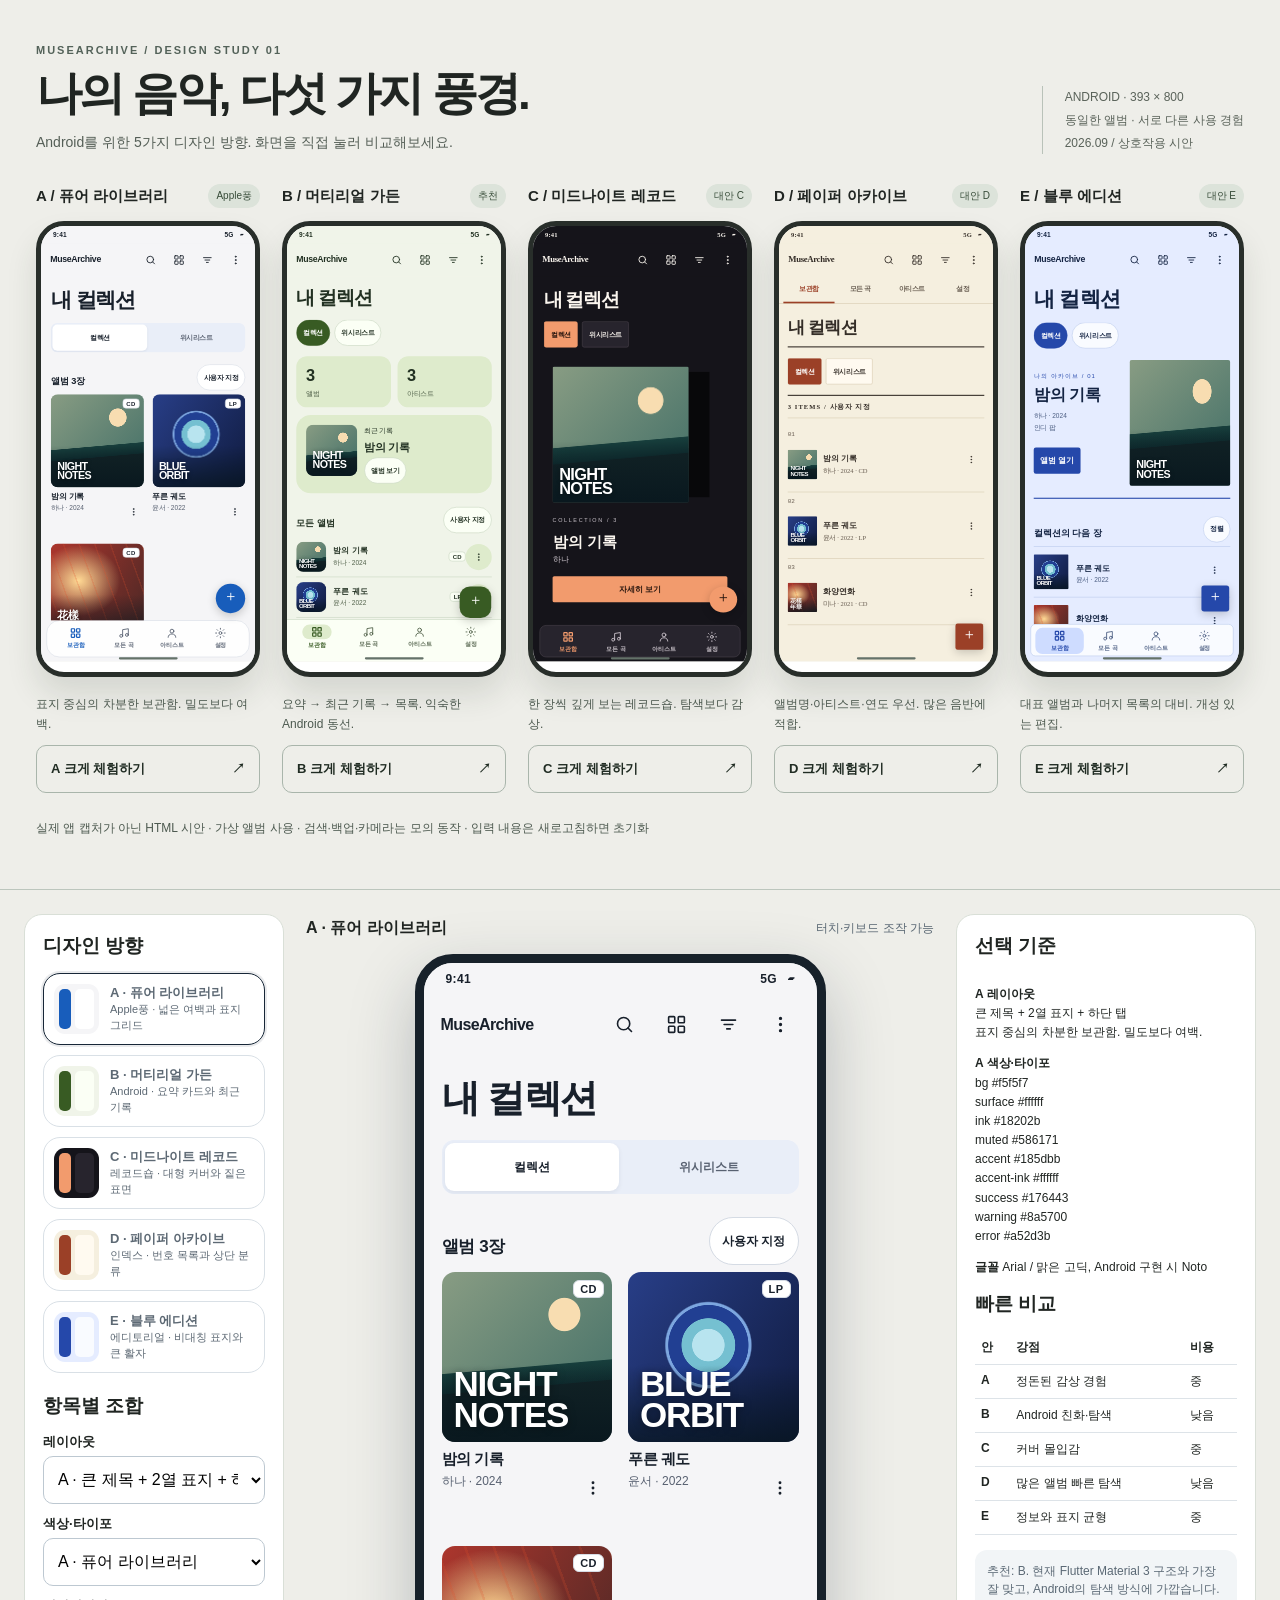
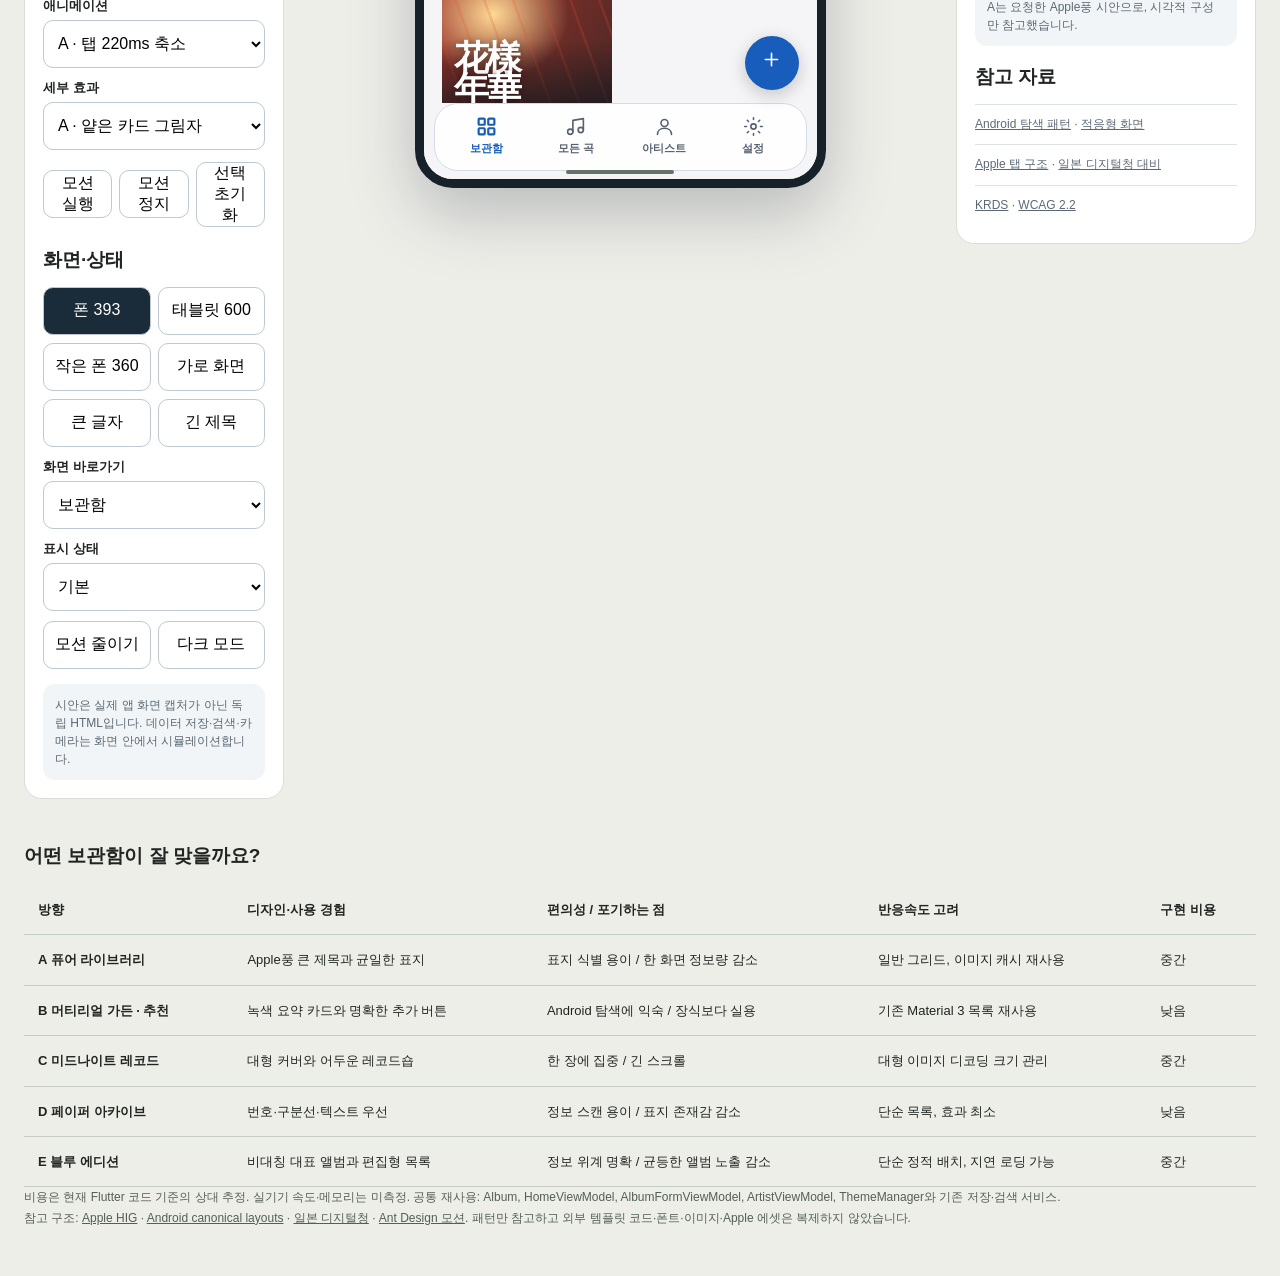
<file: docs/UI/android-designs/index.html>
<!doctype html>
<html lang="ko">
<head>
  <meta charset="utf-8">
  <meta name="viewport" content="width=device-width, initial-scale=1, viewport-fit=cover">
  <title>MuseArchive UI 시안 비교</title>
  <style>
    :root{font-family:Arial,"Noto Sans KR",sans-serif;color:#18212a;background:#edf0f2}
    *{box-sizing:border-box}button,input,select,textarea{font:inherit}button{cursor:pointer}button:disabled{cursor:not-allowed;opacity:.48}button:focus-visible,input:focus-visible,select:focus-visible,textarea:focus-visible{outline:3px solid #3b82f6;outline-offset:2px}h1,h2,h3,p{margin:0}h1{font-size:25px}h2{font-size:19px}h3{font-size:16px}small{font-size:12px}a{color:inherit}
    .workbench{max-width:1500px;margin:auto;padding:24px;display:grid;grid-template-columns:minmax(290px,1fr) minmax(350px,650px) minmax(260px,330px);gap:22px;align-items:start}.panel{background:#fff;border:1px solid #dce2e7;border-radius:22px;padding:18px;box-shadow:0 8px 30px #243b5310}.intro{grid-column:1/-1}.intro p{color:#52606c;margin-top:5px}.panel h2{margin-bottom:14px}.eyebrow{font-size:11px;font-weight:800;letter-spacing:.14em;text-transform:uppercase;color:#52606c}.designs{display:grid;gap:10px}.design-card{width:100%;text-align:left;background:#fff;border:2px solid #d9e0e6;border-radius:17px;padding:10px;display:grid;grid-template-columns:62px 1fr;gap:11px;align-items:center}.design-card[aria-pressed=true]{border-color:#172737;box-shadow:0 0 0 2px #17273718}.swatch{width:62px;height:64px;border-radius:11px;display:grid;grid-template-columns:21px 1fr;gap:4px;padding:7px;overflow:hidden}.swatch i{border-radius:5px;display:block}.design-card strong{display:block;font-size:15px}.design-card span{font-size:12px;color:#5d6974;line-height:1.4}.control-group{margin-top:20px}.control-group label{display:block;font-weight:700;font-size:13px;margin:11px 0 5px}.control-group select,.control-group button{width:100%;min-height:40px;border:1px solid #bdc8d1;border-radius:10px;background:#fff;padding:0 10px}.control-group .row{display:flex;gap:7px}.control-group .row button{flex:1}.control-group .row button[aria-pressed=true]{background:#1a2b3a;color:#fff}.muted{color:#5b6975;font-size:12px;line-height:1.5}.note{padding:12px;border-radius:12px;background:#f2f5f7;margin-top:15px}.preview-area{position:sticky;top:15px}.device-head{display:flex;justify-content:space-between;align-items:center;margin-bottom:10px;gap:10px}.device-head span{font-size:12px;color:#596773}.device{width:min(100%,430px);height:800px;margin:auto;border:9px solid #17212a;border-radius:38px;overflow:hidden;box-shadow:0 25px 65px #1c293740;background:#fff;position:relative}.device.tablet{width:min(100%,640px);height:790px;border-radius:28px}.device::after{content:"";position:absolute;bottom:5px;left:50%;transform:translateX(-50%);width:108px;height:4px;background:#72808a;border-radius:4px;z-index:50;pointer-events:none}.app{--bg:#f8f8f6;--surface:#fff;--ink:#1d2630;--muted:#596571;--accent:#225669;--accent-ink:#fff;--line:#d7dfe3;--soft:#ecf1f2;--success:#176443;--warning:#8a5700;--error:#a52d3b;--radius:16px;--space:16px;--heading:30px;--body:15px;--shadow:none;--motion:180ms;--font:Arial,"Noto Sans KR",sans-serif;height:100%;background:var(--bg);color:var(--ink);font-family:var(--font);font-size:var(--body);position:relative;display:flex;flex-direction:column;overflow:hidden}.app.dark{--bg:#171b20;--surface:#252b31;--ink:#f4f5f6;--muted:#c0c8ce;--accent:#a9d7e0;--accent-ink:#102b31;--line:#48525a;--soft:#323b42;--success:#95dfb7;--warning:#ffd17b;--error:#ffadb5}.app[data-color=B]{--bg:#f6f8ff;--surface:#fff;--ink:#202333;--muted:#5b6074;--accent:#4944a3;--accent-ink:#fff;--line:#d7d8e9;--soft:#ececfa;--success:#175c49;--warning:#865600;--error:#aa2d47}.app[data-color=B].dark{--bg:#171824;--surface:#272839;--ink:#f5f2ff;--muted:#c4c2da;--accent:#c9c4ff;--accent-ink:#211d59;--line:#4b4b65;--soft:#35354b;--success:#9be0c8;--warning:#f8d080;--error:#ffacba}.app[data-color=C]{--bg:#15141a;--surface:#27242d;--ink:#faf5ee;--muted:#cec7ce;--accent:#f29b6d;--accent-ink:#26140d;--line:#4d454e;--soft:#39313b;--success:#a9e6bb;--warning:#ffd18d;--error:#ffa7ae}.app[data-color=C].dark{--bg:#15141a;--surface:#27242d;--ink:#faf5ee;--muted:#cec7ce;--accent:#f29b6d;--accent-ink:#26140d;--line:#4d454e;--soft:#39313b}.app[data-color=C].light{--bg:#fff5ed;--surface:#fffdfa;--ink:#342b30;--muted:#645960;--accent:#a53f2c;--accent-ink:#fff;--line:#e4cfc5;--soft:#f5e4db;--success:#176443;--warning:#865600;--error:#a52d3b}.app[data-color=D]{--bg:#f8f4e9;--surface:#fffdf5;--ink:#2a3131;--muted:#5b6561;--accent:#255e4a;--accent-ink:#fff;--line:#cbd4c7;--soft:#e8eee5;--success:#176443;--warning:#865600;--error:#a52d3b}.app[data-color=D].dark{--bg:#19231f;--surface:#26312b;--ink:#f3f6ef;--muted:#c4cfc4;--accent:#a9dfc0;--accent-ink:#142c1e;--line:#4b6154;--soft:#34463a;--success:#a9dfc0;--warning:#f8d080;--error:#ffadb5}.app[data-color=E]{--bg:#fff8f3;--surface:#fff;--ink:#2b2530;--muted:#685f6b;--accent:#ab315e;--accent-ink:#fff;--line:#e8d7dc;--soft:#f8e6ec;--success:#176443;--warning:#865600;--error:#a52d3b}.app[data-color=E].dark{--bg:#231a22;--surface:#332730;--ink:#fff2f5;--muted:#d3c2cd;--accent:#f5a6c1;--accent-ink:#421b2d;--line:#5b4451;--soft:#44313d;--success:#a9dfc0;--warning:#ffd17b;--error:#ffadb5}.app[data-layout=A]{--radius:18px;--space:18px;--heading:34px;--font:Arial,"Noto Sans KR",sans-serif}.app[data-layout=B]{--radius:25px;--space:17px;--heading:31px}.app[data-layout=C]{--radius:12px;--space:20px;--heading:36px;--font:Georgia,"Noto Serif KR",serif}.app[data-layout=D]{--radius:7px;--space:14px;--heading:28px}.app[data-layout=E]{--radius:20px;--space:16px;--heading:32px}.app[data-effect=A]{--shadow:0 10px 24px #17232e17}.app[data-effect=B]{--shadow:0 5px 17px #433f8823}.app[data-effect=C]{--shadow:0 15px 28px #0005}.app[data-effect=D]{--shadow:none}.app[data-effect=E]{--shadow:6px 7px 0 #ab315e25}.app[data-effect=none]{--shadow:none}.app[data-motion=none],.app.reduce-motion{--motion:0ms}.app *{min-width:0}.app button{min-height:44px;color:inherit}.app .screen{flex:1;overflow:auto;overscroll-behavior:contain}.statusbar{height:25px;flex:none;display:flex;justify-content:space-between;padding:5px 19px 0;font-size:11px;font-weight:700;letter-spacing:.03em}.topbar{flex:none;min-height:53px;display:flex;align-items:center;gap:4px;padding:0 11px;border-bottom:1px solid var(--line);background:var(--bg)}.brand{font-weight:800;letter-spacing:-.04em;font-size:19px;flex:1;padding-left:5px}.icon-btn{width:44px;height:44px;border:0;background:none;border-radius:50%;display:inline-flex;align-items:center;justify-content:center;flex:none}.icon-btn:hover,.icon-btn:focus-visible{background:var(--soft)}svg{width:21px;height:21px;stroke:currentColor;stroke-width:1.85;fill:none;stroke-linecap:round;stroke-linejoin:round}.app .inner{padding:var(--space);padding-bottom:24px}.page-title{font-size:var(--heading);line-height:1.12;letter-spacing:-.045em;font-weight:800;margin:7px 0 15px}.section-title{font-size:18px;font-weight:800;letter-spacing:-.02em;margin:24px 0 12px}.subtle{color:var(--muted)}.row{display:flex;align-items:center;gap:9px}.spread{display:flex;justify-content:space-between;align-items:center;gap:10px}.stack{display:grid;gap:10px}.card{background:var(--surface);border:1px solid var(--line);border-radius:var(--radius);box-shadow:var(--shadow);overflow:hidden}.surface{background:var(--surface);border:1px solid var(--line);border-radius:var(--radius);padding:14px}.pill{min-height:36px;display:inline-flex;align-items:center;justify-content:center;gap:5px;border:1px solid var(--line);background:var(--surface);padding:4px 12px;border-radius:999px;font-size:13px;font-weight:700}.pill.active{background:var(--accent);color:var(--accent-ink);border-color:var(--accent)}.pill-row{display:flex;gap:7px;overflow:auto;scrollbar-width:none;padding-bottom:3px}.pill-row::-webkit-scrollbar{display:none}.action{border:0;background:var(--accent);color:var(--accent-ink)!important;border-radius:13px;padding:0 15px;min-height:46px;font-weight:800}.action.secondary{background:var(--soft);color:var(--ink)!important}.action.outline{border:1px solid var(--line);background:var(--surface);color:var(--ink)!important}.action.danger{background:var(--error);color:#fff!important}.action.full{width:100%}.search{width:100%;min-height:46px;border:1px solid var(--line);border-radius:13px;padding:0 14px;background:var(--surface);color:var(--ink)}.field{display:grid;gap:5px;font-size:13px;font-weight:700}.field input,.field textarea,.field select{border:1px solid var(--line);border-radius:11px;background:var(--surface);color:var(--ink);padding:11px 12px;min-height:44px;width:100%;resize:vertical}.field textarea{min-height:82px}.hint{font-size:12px;line-height:1.45;color:var(--muted)}.error-text{color:var(--error);font-size:12px}.cover{display:flex;align-items:flex-end;justify-content:flex-start;aspect-ratio:1/1;position:relative;overflow:hidden;padding:12px;color:#fff;border-radius:calc(var(--radius) - 4px);font-weight:900;letter-spacing:-.07em;text-align:left;line-height:.9;background:linear-gradient(135deg,#75647b,#1f283b)}.cover::after{content:"";position:absolute;inset:0;background:linear-gradient(180deg,transparent 45%,#0008);pointer-events:none}.cover span{position:relative;z-index:1;font-size:clamp(15px,5vw,35px)}.cover.c1{background:radial-gradient(circle at 70% 25%,#ffdea8 0 11%,transparent 12%),linear-gradient(150deg,#a85463,#30274c 65%,#151c38)}.cover.c2{background:radial-gradient(circle at 50% 40%,#e2bb87 0 21%,#352b41 22% 27%,transparent 28%),linear-gradient(125deg,#153b41,#7f867a)}.cover.c3{background:linear-gradient(145deg,#d29a6c 5%,#a0354d 48%,#522838 49%,#28233d)}.cover.c4{background:radial-gradient(circle at 65% 70%,#ffcda9,transparent 30%),linear-gradient(135deg,#51546d,#171d35)}.album-grid{display:grid;grid-template-columns:repeat(2,minmax(0,1fr));gap:18px 13px}.album-card{border:0;padding:0;background:none;color:var(--ink);text-align:left;width:100%;border-radius:var(--radius);position:relative}.album-card .cover{width:100%}.album-card strong{display:block;margin-top:8px;font-size:15px;line-height:1.25;overflow-wrap:anywhere}.album-card small{display:block;margin-top:3px;color:var(--muted)}.badge{display:inline-flex;align-items:center;border:1px solid var(--line);border-radius:6px;background:var(--surface);color:var(--ink);padding:2px 6px;font:700 11px Arial,sans-serif;letter-spacing:.04em}.album-card .badge{position:absolute;top:8px;right:8px}.album-row{width:100%;min-height:74px;border:0;border-bottom:1px solid var(--line);display:flex;align-items:center;gap:13px;background:none;text-align:left;padding:9px 0;color:var(--ink)}.album-row .cover{width:55px;aspect-ratio:1;flex:none;padding:5px;border-radius:7px}.album-row .cover span{font-size:11px}.album-row strong{display:block;font-size:15px;line-height:1.25}.album-row small{display:block;color:var(--muted);margin-top:4px}.album-row .badge{margin-left:auto}.nav{flex:none;background:var(--surface);border-top:1px solid var(--line);min-height:66px;display:flex;justify-content:space-around;padding:3px 5px 15px}.nav button{border:0;background:none;display:grid;justify-items:center;align-content:center;gap:2px;min-width:60px;font-size:10px;font-weight:700;color:var(--muted)}.nav button.active{color:var(--accent)}.nav button.active svg{stroke-width:2.5}.app[data-layout=A] .nav{background:color-mix(in srgb,var(--surface) 92%,transparent);border-radius:18px 18px 0 0}.app[data-layout=B] .nav button.active svg{background:var(--soft);border-radius:99px;width:42px;height:25px;padding:3px}.app[data-layout=C] .nav{background:var(--surface);margin:0 12px 8px;border:1px solid var(--line);border-radius:999px;min-height:58px;padding-bottom:3px}.app[data-layout=D] .nav{order:-1;border-top:0;border-bottom:1px solid var(--line);min-height:48px;padding:0}.app[data-layout=D] .nav button{display:block;font-size:12px;min-width:auto;border-bottom:3px solid transparent}.app[data-layout=D] .nav button.active{border-bottom-color:var(--accent)}.app[data-layout=D] .nav svg{display:none}.app[data-layout=E] .nav{margin:0 13px 8px;border:1px solid var(--line);border-radius:18px;min-height:58px;padding-bottom:3px}.app[data-layout=E] .nav button.active{background:var(--soft);border-radius:13px}.floating-add{position:absolute;bottom:80px;right:18px;z-index:3;box-shadow:0 5px 18px #0003}.app[data-layout=D] .floating-add{bottom:19px}.app[data-layout=B] .floating-add{border-radius:18px}.app[data-layout=C] .floating-add{border-radius:50%}.feature{position:relative;display:grid;grid-template-columns:105px 1fr;gap:13px;padding:12px;background:var(--soft);border-radius:var(--radius);margin-bottom:18px}.feature .cover{width:105px}.feature h3{font-size:20px;letter-spacing:-.03em;margin:4px 0}.stats{display:flex;gap:8px;margin-bottom:14px}.stat{background:var(--surface);border:1px solid var(--line);border-radius:var(--radius);padding:13px;flex:1}.stat strong{font-size:23px;display:block}.stat small{color:var(--muted)}.hero-vinyl{position:relative;padding:18px;background:var(--surface);border-radius:var(--radius);border:1px solid var(--line);margin-bottom:16px;box-shadow:var(--shadow)}.hero-vinyl .cover{width:78%;margin:0 auto 16px;box-shadow:15px 10px 0 #0008}.hero-vinyl .cover span{font-size:30px}.hero-vinyl h3{font-size:24px}.archive-head{border-top:2px solid var(--ink);border-bottom:1px solid var(--line);padding:11px 0;margin:14px 0;font-size:12px;font-weight:700;letter-spacing:.06em}.archive-list .album-row{min-height:68px}.archive-list .album-row .cover{width:44px}.archive-index{position:absolute;right:5px;top:45%;font-size:10px;line-height:1.6;color:var(--accent);font-weight:800}.app[data-layout=D] .album-row{padding-right:17px}.editorial-list{display:grid;grid-template-columns:1fr 1fr;gap:10px}.editorial-list .album-row{display:block;background:var(--surface);padding:9px;border:1px solid var(--line);border-radius:var(--radius);min-height:unset;box-shadow:var(--shadow)}.editorial-list .album-row .cover{width:100%;aspect-ratio:1}.editorial-list .album-row strong{margin-top:8px}.editorial-list .album-row .badge{margin:7px 0 0}.sheet-backdrop{position:absolute;inset:0;background:#0008;z-index:20;display:flex;align-items:flex-end}.sheet{background:var(--surface);color:var(--ink);border-radius:22px 22px 0 0;padding:15px 17px 25px;width:100%;max-height:88%;overflow:auto}.handle{height:4px;width:37px;border-radius:4px;background:var(--muted);margin:0 auto 17px;opacity:.45}.sheet h3{font-size:20px;margin-bottom:12px}.sheet-item{width:100%;border:0;border-bottom:1px solid var(--line);background:none;text-align:left;display:flex;gap:11px;align-items:center;padding:10px 4px}.dialog-backdrop{position:absolute;inset:0;background:#0009;z-index:21;display:flex;align-items:center;justify-content:center;padding:19px}.dialog{background:var(--surface);color:var(--ink);width:100%;max-height:86%;overflow:auto;border-radius:19px;padding:20px;box-shadow:0 20px 50px #0004}.dialog h3{font-size:20px;margin-bottom:12px}.dialog p{line-height:1.45}.dialog-actions{display:flex;justify-content:flex-end;gap:8px;margin-top:18px}.toast{position:absolute;bottom:79px;left:12px;right:12px;z-index:25;background:var(--ink);color:var(--bg);border-radius:13px;min-height:49px;padding:9px 13px;display:flex;justify-content:space-between;align-items:center;gap:8px;font-size:13px}.toast button{border:0;background:none;color:var(--bg);font-weight:800}.state-card{border:1px dashed var(--line);background:var(--surface);border-radius:var(--radius);padding:22px;text-align:center;min-height:210px;display:grid;align-content:center;justify-items:center;gap:11px}.state-card h3{font-size:19px}.state-card p{font-size:13px;line-height:1.45;color:var(--muted)}.track-row{display:flex;gap:13px;padding:13px 0;border-bottom:1px solid var(--line);align-items:center;min-height:48px}.track-row button{border:0;background:none;text-align:left;flex:1}.track-row small{color:var(--muted)}.detail-cover{width:100%;max-width:260px;margin:auto}.detail-cover .cover{width:100%;box-shadow:var(--shadow)}.detail-title{text-align:center;margin:18px 0}.detail-title h2{font-size:27px;letter-spacing:-.04em}.detail-title button{background:none;border:0;color:var(--accent);font-weight:800;text-decoration:underline}.meta-grid{display:grid;grid-template-columns:90px 1fr;gap:11px;padding:15px}.meta-grid span:nth-child(odd){color:var(--muted);font-size:13px}.settings-section{margin-bottom:23px}.settings-section h3{margin-bottom:9px}.setting-row{display:flex;justify-content:space-between;align-items:center;gap:8px;border-bottom:1px solid var(--line);padding:12px 0}.setting-row:last-child{border-bottom:0}.toggle{width:50px;min-height:28px!important;height:29px;border:0;border-radius:20px;background:var(--line);padding:3px;flex:none}.toggle::before{content:"";display:block;background:#fff;width:23px;height:23px;border-radius:50%;transition:transform var(--motion)}.toggle[aria-checked=true]{background:var(--accent)}.toggle[aria-checked=true]::before{transform:translateX(21px)}.scan-box{height:250px;border:2px solid #fff;border-radius:18px;width:78%;margin:65px auto 22px;box-shadow:0 0 0 150px #0005;position:relative}.scan-screen{background:#202329;color:#fff;min-height:100%;padding:15px;text-align:center}.source{font-size:12px;line-height:1.45;color:#5c6975;padding:11px 0;border-top:1px solid #dce2e7}.comparison{width:100%;border-collapse:collapse;font-size:12px}.comparison th,.comparison td{padding:8px 6px;border-bottom:1px solid #dde3e8;text-align:left;vertical-align:top}.comparison th{white-space:nowrap}.specs{max-height:300px;overflow:auto}.specs p{margin:8px 0;line-height:1.48;font-size:12px}.specs strong{font-weight:800}.app[data-motion=A] .cover{transition:transform 220ms ease-out}.app[data-motion=A] .album-card:active .cover,.app[data-motion=A] .album-row:active .cover{transform:scale(.97)}.app[data-motion=B] .cover{transition:transform 200ms cubic-bezier(.2,0,0,1)}.app[data-motion=B] .album-card:active .cover{transform:scale(.95) rotate(-2deg)}.app[data-motion=C] .cover{transition:transform 260ms ease}.app[data-motion=C] .album-card:active .cover{transform:scale(1.025)}.app[data-motion=D] .album-row{transition:background 100ms}.app[data-motion=D] .album-row:active{background:var(--soft)}.app[data-motion=E] .card,.app[data-motion=E] .album-row{transition:transform 180ms ease}.app[data-motion=E] .album-card:active,.app[data-motion=E] .album-row:active{transform:translateY(-3px)}.app.reduce-motion *, .app[data-motion=none] *{animation:none!important;transition:none!important;scroll-behavior:auto!important}
    @media(max-width:1120px){.workbench{grid-template-columns:minmax(280px,1fr) minmax(350px,600px)}.right-panel{grid-column:1/-1}.preview-area{position:static}}@media(max-width:720px){.workbench{display:block;padding:10px}.panel{margin-bottom:12px;padding:13px}.device{width:100%;height:min(780px,83vh);border-width:6px;border-radius:28px}.device.tablet{width:100%;height:75vh}.preview-area{margin-bottom:12px}.designs{grid-template-columns:repeat(2,minmax(0,1fr))}.design-card{grid-template-columns:40px 1fr}.swatch{width:40px}.design-card span{display:none}}@media(min-width:500px){.device.tablet .album-grid{grid-template-columns:repeat(3,1fr)}.device.tablet .editorial-list{grid-template-columns:repeat(3,1fr)}.device.tablet .app[data-layout=C] .hero-vinyl{display:grid;grid-template-columns:180px 1fr;gap:20px;align-items:center}.device.tablet .app[data-layout=C] .hero-vinyl .cover{width:180px;margin:0}.device.tablet .app[data-layout=D] .nav{justify-content:flex-start}.device.tablet .app[data-layout=D] .nav button{padding:0 17px}}
  </style>
  <style>
    .album-unit,.album-row-wrap{position:relative}.album-unit .album-card{padding-bottom:44px}.album-unit .menu-btn{position:absolute;right:0;bottom:0}.album-row-wrap .album-row{padding-right:48px}.album-row-wrap .menu-btn{position:absolute;right:0;top:13px}.album-unit .menu-btn,.album-row-wrap .menu-btn{width:44px;height:44px;border:0;border-radius:50%;background:var(--soft);display:grid;place-items:center;color:var(--ink)}.album-unit .menu-btn svg,.album-row-wrap .menu-btn svg{width:18px;height:18px}.album-unit .menu-btn:focus-visible,.album-row-wrap .menu-btn:focus-visible{outline:3px solid var(--accent)}.app .pill{min-height:44px}.app .toggle{min-height:44px!important;height:44px;width:52px;border-radius:25px}.app .toggle::before{margin-top:7px}.app[data-layout=E] .album-row-wrap .menu-btn{top:auto;bottom:5px;right:5px}.app[data-layout=D] .statusbar{order:-3}.app[data-layout=D] .topbar{order:-2}.app[data-layout=D] .nav{order:-1}.app[data-layout=D] .screen{order:0}.app[data-layout=D] .archive-index,.app[data-layout=D] .album-row .badge{display:none}.app[data-color=C].light{--success:#176443;--warning:#865600;--error:#a52d3b}.app[data-layout=C] .hero-vinyl+.spread .pill{display:none}.surface.row .cover{width:44px;flex:none;aspect-ratio:1;padding:4px}.surface.row .cover span{font-size:10px}.sr-only{position:absolute;width:1px;height:1px;padding:0;margin:-1px;overflow:hidden;clip:rect(0,0,0,0);white-space:nowrap;border:0}
  </style>
<link rel="stylesheet" href="android.css"></head>
<body>
<main class="workbench">
  <header class="panel intro"><div class="eyebrow">Android용 인터랙티브 프로토타입</div><h1>MuseArchive 디자인 시안 5개</h1><p>더미 데이터로 모든 주요 화면을 탐색하고, 레이아웃·색상·모션·효과를 따로 조합할 수 있습니다.</p></header>
  <aside class="panel"><h2>디자인 방향</h2><div id="designs" class="designs"></div><div class="control-group"><h2>항목별 조합</h2><label for="layout-choice">레이아웃</label><select id="layout-choice"></select><label for="color-choice">색상·타이포</label><select id="color-choice"></select><label for="motion-choice">애니메이션</label><select id="motion-choice"></select><label for="effect-choice">세부 효과</label><select id="effect-choice"></select><div class="row" style="margin-top:12px"><button id="motion-demo" type="button">모션 실행</button><button id="reset-design" type="button">선택 초기화</button></div></div><div class="control-group"><h2>화면·상태</h2><div class="row"><button id="phone-size" aria-pressed="true" type="button">폰 393</button><button id="tablet-size" aria-pressed="false" type="button">태블릿 600</button></div><label for="state-choice">표시 상태</label><select id="state-choice"><option value="success">기본</option><option value="loading">로딩</option><option value="empty">빈 화면</option><option value="error">오류</option><option value="disabled">비활성</option></select><div class="row" style="margin-top:10px"><button id="reduce-motion" aria-pressed="false" type="button">모션 줄이기</button><button id="dark-mode" aria-pressed="false" type="button">다크 모드</button></div></div><p class="note muted">시안은 실제 앱 화면 캡처가 아닌 독립 HTML입니다. 데이터 저장·검색·카메라는 화면 안에서 시뮬레이션합니다.</p></aside>
  <section class="preview-area"><div class="device-head"><strong id="preview-title">A · 클린 에디토리얼</strong><span>터치·키보드 조작 가능</span></div><div id="device" class="device"><div id="app" class="app"></div></div></section>
  <aside class="panel right-panel"><h2>선택 기준</h2><div id="specs" class="specs"></div><h2 style="margin-top:18px">빠른 비교</h2><table class="comparison"><thead><tr><th>안</th><th>강점</th><th>비용</th></tr></thead><tbody><tr><th>A</th><td>정돈된 감상 경험</td><td>중</td></tr><tr><th>B</th><td>Android 친화·탐색</td><td>낮음</td></tr><tr><th>C</th><td>커버 몰입감</td><td>중</td></tr><tr><th>D</th><td>많은 앨범 빠른 탐색</td><td>낮음</td></tr><tr><th>E</th><td>정보와 표지 균형</td><td>중</td></tr></tbody></table><p class="note muted">추천: B. 현재 Flutter Material 3 구조와 가장 잘 맞고, Android의 탐색 방식에 가깝습니다. A는 요청한 Apple풍 시안으로, 시각적 구성만 참고했습니다.</p><div id="sources" style="margin-top:18px"></div></aside>
</main>
<script>
const designs={
 A:{name:'클린 에디토리얼',desc:'Apple풍 여백·큰 제목·유리감 없는 절제된 바',bg:'#f8f8f6',surface:'#ffffff',accent:'#225669',layout:'표지 중심 2열',motion:'탭 220ms 축소',effect:'얕은 카드 그림자',source:'Apple HIG의 정보 계층과 탭 배치에서 착안. Apple 에셋 미사용.'},
 B:{name:'머티리얼 익스프레시브',desc:'Android 카드·요약·명확한 추가 동작',bg:'#f6f8ff',surface:'#ffffff',accent:'#4944a3',layout:'요약 + 최근 항목 목록',motion:'카드 200ms 탄성',effect:'부드러운 상승 그림자',source:'Android Material 3의 적응형 탐색과 카드 구성.'},
 C:{name:'비닐 갤러리',desc:'어두운 전시 공간·큰 커버·연속 감상',bg:'#15141a',surface:'#27242d',accent:'#f29b6d',layout:'대표 커버 + 세로 목록',motion:'커버 260ms 확대',effect:'깊은 커버 그림자',source:'음악 컬렉션의 표지를 주인공으로 한 자체 구성.'},
 D:{name:'아카이브 인덱스',desc:'일본식 편집 정보 밀도·빠른 목록 탐색',bg:'#f8f4e9',surface:'#fffdf5',accent:'#255e4a',layout:'분류 탭 + 조밀한 목록',motion:'행 100ms 강조',effect:'선과 구획만 사용',source:'일본 디지털청의 명확한 정보 구조와 색 대비 원칙.'},
 E:{name:'컬렉터 보드',desc:'따뜻한 색·표지와 메타데이터 동시 노출',bg:'#fff8f3',surface:'#ffffff',accent:'#ab315e',layout:'통계 + 2열 카드 보드',motion:'카드 180ms 상승',effect:'오프셋 그림자',source:'KRDS의 한국어 UI 명확성, 수집 보드 자체 구성.'}
};
const albums=[
 {id:1,title:'밤의 기록',titleKr:'밤의 기록',artist:'하나',year:'2024',format:'CD',genre:'인디 팝',label:'새벽 레코드',catalog:'SR-014',style:'드림 팝',description:'늦은 밤의 풍경을 담은 세 곡의 기록.',cover:'c1',coverText:'NIGHT\nNOTES',wishlist:false,limited:true,tracks:['첫 빛','밤의 끝','다시, 아침']},
 {id:2,title:'Blue Orbit',titleKr:'푸른 궤도',artist:'윤서',year:'2022',format:'LP',genre:'일렉트로닉',label:'Orbit Works',catalog:'OW-021',style:'앰비언트',description:'느린 리듬과 넓은 공간감의 앨범.',cover:'c2',coverText:'BLUE\nORBIT',wishlist:false,limited:false,tracks:['Circle','Blue Room','Return']},
 {id:3,title:'화양연화',titleKr:'화양연화',artist:'미나',year:'2021',format:'CD',genre:'재즈',label:'모노 스튜디오',catalog:'MS-008',style:'보컬 재즈',description:'도시의 오래된 장면을 노래하다.',cover:'c3',coverText:'花樣\n年華',wishlist:false,limited:false,tracks:['서문','느린 거리','여름의 밤']},
 {id:4,title:'Afterglow',titleKr:'잔광',artist:'하나',year:'2025',format:'디지털',genre:'팝',label:'새벽 레코드',catalog:'SR-026',style:'신스 팝',description:'다음 계절에 듣고 싶은 음악.',cover:'c4',coverText:'AFTER\nGLOW',wishlist:true,limited:false,tracks:['Glow','Tomorrow']}
];
const icons={back:'<path d="m15 18-6-6 6-6"/>',search:'<circle cx="11" cy="11" r="7"/><path d="m20 20-4-4"/>',plus:'<path d="M12 5v14M5 12h14"/>',more:'<circle cx="12" cy="5" r="1"/><circle cx="12" cy="12" r="1"/><circle cx="12" cy="19" r="1"/>',grid:'<rect x="3" y="3" width="7" height="7" rx="1"/><rect x="14" y="3" width="7" height="7" rx="1"/><rect x="3" y="14" width="7" height="7" rx="1"/><rect x="14" y="14" width="7" height="7" rx="1"/>',list:'<path d="M8 6h13M8 12h13M8 18h13"/><circle cx="4" cy="6" r="1"/><circle cx="4" cy="12" r="1"/><circle cx="4" cy="18" r="1"/>',music:'<path d="M9 18V5l12-2v13"/><circle cx="6" cy="18" r="3"/><circle cx="18" cy="16" r="3"/>',person:'<circle cx="12" cy="8" r="4"/><path d="M4 21c0-4 3-7 8-7s8 3 8 7"/>',settings:'<circle cx="12" cy="12" r="3"/><path d="M12 2v2m0 16v2M4.9 4.9l1.4 1.4m11.4 11.4 1.4 1.4M2 12h2m16 0h2M4.9 19.1l1.4-1.4M17.7 6.3l1.4-1.4"/>',heart:'<path d="M20.8 8.6c0 4-8.8 10.2-8.8 10.2S3.2 12.6 3.2 8.6a4.5 4.5 0 0 1 8.8-1.2 4.5 4.5 0 0 1 8.8 1.2Z"/>',sort:'<path d="M4 7h16M7 12h10M10 17h4"/>',scan:'<path d="M4 8V4h4m8 0h4v4M4 16v4h4m8 0h4v-4M7 12h10"/>',edit:'<path d="m4 20 4-.8L19 8l-3-3L5 16zM14.5 6.5l3 3"/>',trash:'<path d="M4 7h16M9 7V4h6v3m3 0-1 13H7L6 7M10 11v6m4-6v6"/>',check:'<path d="m4 12 5 5L20 6"/>',close:'<path d="M5 5l14 14M19 5 5 19"/>',camera:'<rect x="3" y="6" width="18" height="14" rx="2"/><circle cx="12" cy="13" r="3"/><path d="M8 6l1-2h6l1 2"/>'};
const icon=n=>`<svg viewBox="0 0 24 24" aria-hidden="true">${icons[n]||icons.more}</svg>`;
const esc=s=>String(s??'').replace(/[&<>"']/g,c=>({'&':'&amp;','<':'&lt;','>':'&gt;','"':'&quot;',"'":'&#39;'}[c]));
const state={design:'A',layout:'A',color:'A',motion:'A',effect:'A',size:'phone',display:'success',reduce:false,dark:false,route:'home',section:'collection',search:'',searchOpen:false,sort:'custom',view:'grid',reorder:false,selected:1,sheet:null,dialog:null,toast:null,focusReturn:null,settings:{discogs:'',clientId:'',secret:''},settingsDraft:null,form:{title:'',titleKr:'',artist:'',catalog:'',description:'',date:'',link:'',label:'',format:'',genre:'',style:'',limited:false,special:false,wishlist:false,tracks:[]},saving:false,scanTorch:false,scanCamera:'후면',songsGroup:true,artist:'하나',artistSort:'desc',apiQuery:'',lastDeleted:null};
let toastTimer,saveTimer;
function setDesign(k){state.design=k;state.layout=k;state.color=k;state.motion=k;state.effect=k;state.dark=k==='C';state.lightC=false;syncControls();render()}
function syncControls(){for(const k of ['layout','color','motion','effect'])document.getElementById(k+'-choice').value=state[k];document.getElementById('state-choice').value=state.display;document.getElementById('device').classList.toggle('tablet',state.size==='tablet');document.getElementById('phone-size').setAttribute('aria-pressed',state.size==='phone');document.getElementById('tablet-size').setAttribute('aria-pressed',state.size==='tablet');document.getElementById('reduce-motion').setAttribute('aria-pressed',state.reduce);document.getElementById('dark-mode').setAttribute('aria-pressed',state.dark);document.getElementById('preview-title').textContent=`${state.design} · ${designs[state.design].name}`;document.getElementById('designs').innerHTML=Object.entries(designs).map(([k,d])=>`<button class="design-card" type="button" data-design="${k}" aria-pressed="${state.design===k}"><span class="swatch" style="background:${d.bg}"><i style="background:${d.accent}"></i><i style="background:${d.surface}"></i></span><span><strong>${k} · ${d.name}</strong><span>${d.desc}</span></span></button>`).join('');renderSpecs()}
function renderSpecs(){let d=designs[state.design];document.getElementById('specs').innerHTML=`<div class="eyebrow">${state.design} 시안</div><p><strong>구조</strong> ${d.layout}. 보관함·위시리스트·곡·아티스트·설정 동일 기능.</p><p><strong>색상</strong> 배경 ${d.bg}, 표면 ${d.surface}, 강조 ${d.accent}. 본문·상태색·다크 모드는 화면에서 확인.</p><p><strong>타이포</strong> ${state.layout==='C'?'제목 Georgia, 본문 시스템 글꼴':'시스템 한국어 대체 글꼴'}, 제목 ${state.layout==='C'?36:state.layout==='A'?34:state.layout==='D'?28:32}px/800, 본문 15px/400/1.45, 버튼 14px/800. 자간 제목 -0.045em.</p><p><strong>간격</strong> 기본 ${state.layout==='C'?20:state.layout==='D'?14:16}px, 컨트롤 높이 44~46px, 탭 44px 이상. 라운드 ${state.layout==='D'?7:state.layout==='B'?25:18}px.</p><p><strong>모션</strong> ${designs[state.motion]?.motion||'없음'}; 모션 줄이기에서 제거.</p><p><strong>효과</strong> ${designs[state.effect]?.effect||'없음'}. 선택·포커스·비활성 상태 표시.</p><p><strong>구현</strong> ${state.design==='B'||state.design==='D'?'낮음':'중간'}; 기존 Flutter Material 3 화면과 데이터 흐름 재사용. ${state.design==='C'?'큰 커버 이미지 메모리 점검 필요.':'추가 의존성 불필요.'}</p><p><strong>참고</strong> ${d.source}</p>`}
function nav(){let items=[['home','보관함','grid'],['songs','모든 곡','music'],['artists','아티스트','person'],['settings','설정','settings']];return `<nav class="nav" aria-label="주요 화면">${items.map(([r,t,i])=>`<button type="button" data-route="${r}" class="${state.route===r?'active':''}" aria-current="${state.route===r?'page':'false'}">${icon(i)}<span>${t}</span></button>`).join('')}</nav>`}
function topbar(title,back=false,actions=''){return `<header class="topbar">${back?`<button class="icon-btn" data-action="back" aria-label="뒤로">${icon('back')}</button>`:''}<strong class="brand">${esc(title)}</strong>${actions}</header>`}
function iconButton(action,label,n){return `<button class="icon-btn" type="button" data-action="${action}" aria-label="${label}" title="${label}">${icon(n)}</button>`}
function cover(a){return `<div class="cover ${a.cover}" aria-hidden="true"><span>${esc(a.coverText).replace(/\n/g,'<br>')}</span></div>`}
function badge(a){return `<span class="badge">${esc(a.format)}</span>`}
function card(a){return `<div class="album-unit"><button class="album-card" type="button" data-album="${a.id}" aria-label="${esc(a.titleKr)}, ${esc(a.artist)}, ${esc(a.format)}${a.wishlist?', 위시리스트':''}">${cover(a)}${badge(a)}<strong>${esc(a.titleKr)}</strong><small>${esc(a.artist)} · ${esc(a.year)}</small></button><button class="menu-btn" type="button" data-album-menu="${a.id}" aria-label="${esc(a.titleKr)} 옵션">${icon('more')}</button></div>`}
function row(a){return `<div class="album-row-wrap"><button class="album-row" type="button" data-album="${a.id}" aria-label="${esc(a.titleKr)}, ${esc(a.artist)}, ${esc(a.format)}">${cover(a)}<span style="flex:1"><strong>${esc(a.titleKr)}</strong><small>${esc(a.artist)} · ${esc(a.year)}${state.layout==='D'?' · '+esc(a.format):''}</small></span>${badge(a)}</button><button class="menu-btn" type="button" data-album-menu="${a.id}" aria-label="${esc(a.titleKr)} 옵션">${icon('more')}</button></div>`}
function stateBlock(){const kind=state.display;const data={loading:['불러오는 중','앨범 정보를 확인하고 있습니다.','취소'],empty:['아직 앨범이 없습니다','첫 앨범을 추가해보세요.','앨범 추가'],error:['목록을 불러오지 못했습니다','연결 상태를 확인하고 다시 시도하세요.','다시 시도'],disabled:['작업을 진행할 수 없습니다','필수 정보가 입력되면 사용할 수 있습니다.','기본 상태로']};let x=data[kind];return `<div class="state-card"><h3>${x[0]}</h3><p>${x[1]}</p><button class="action" data-action="state-cta" ${kind==='loading'?'':'type="button"'}>${x[2]}</button></div>`}
function filteredAlbums(){let arr=albums.filter(a=>state.section==='wishlist'?a.wishlist:!a.wishlist);if(state.search.trim()){let q=state.search.trim().toLowerCase();arr=arr.filter(a=>[a.title,a.titleKr,a.artist,a.genre,...a.tracks].some(v=>String(v).toLowerCase().includes(q)))}if(state.sort==='artist')arr.sort((a,b)=>a.artist.localeCompare(b.artist,'ko'));if(state.sort==='title')arr.sort((a,b)=>a.titleKr.localeCompare(b.titleKr,'ko'));if(state.sort==='new')arr.sort((a,b)=>b.year.localeCompare(a.year));if(state.sort==='old')arr.sort((a,b)=>a.year.localeCompare(b.year));return arr}
function home(){let arr=filteredAlbums(),l=state.layout;let actions=`${iconButton('toggle-search','검색','search')}${iconButton('toggle-view','보기 방식','grid')}${iconButton('open-sort','정렬','sort')}${iconButton('open-home-menu','더 보기','more')}`;let intro=`<h1 class="page-title">${state.section==='collection'?'내 컬렉션':'위시리스트'}</h1><div class="pill-row"><button class="pill ${state.section==='collection'?'active':''}" data-section="collection">컬렉션</button><button class="pill ${state.section==='wishlist'?'active':''}" data-section="wishlist">위시리스트</button></div>`;let search=state.searchOpen?`<div style="margin:14px 0"><input id="home-search" class="search" type="search" value="${esc(state.search)}" placeholder="앨범·아티스트·곡 검색" aria-label="앨범 검색"></div>`:'';let body='';if(state.display!=='success')body=stateBlock();else if(!arr.length)body=`<div class="state-card"><h3>검색 결과가 없습니다</h3><p>다른 검색어를 입력하거나 검색을 닫아보세요.</p><button class="action" data-action="clear-search">검색 지우기</button></div>`;else if(state.view==='artists')body=artistRows();else if(state.view==='list')body=arr.map(row).join('');else if(l==='A')body=`<div class="spread"><h2 class="section-title">앨범 ${arr.length}장</h2><button class="pill" data-action="open-sort">${sortLabel()}</button></div><div class="album-grid">${arr.map(card).join('')}</div>`;else if(l==='B')body=`<div class="stats"><div class="stat"><strong>${arr.length}</strong><small>앨범</small></div><div class="stat"><strong>${new Set(arr.map(a=>a.artist)).size}</strong><small>아티스트</small></div></div><div class="feature">${cover(arr[0])}<div><small>최근 기록</small><h3>${esc(arr[0].titleKr)}</h3><button class="pill" data-album="${arr[0].id}">앨범 보기</button></div></div><div class="spread"><h2 class="section-title">모든 앨범</h2><button class="pill" data-action="open-sort">${sortLabel()}</button></div>${arr.map(row).join('')}`;else if(l==='C')body=`<div class="hero-vinyl">${cover(arr[0])}<div><small class="subtle">COLLECTION / ${arr.length}</small><h3>${esc(arr[0].titleKr)}</h3><p class="subtle">${esc(arr[0].artist)}</p><button class="action" style="margin-top:12px" data-album="${arr[0].id}">자세히 보기</button></div></div><div class="spread"><h2 class="section-title">다른 음반</h2><button class="pill" data-action="open-sort">${sortLabel()}</button></div>${arr.slice(1).map(row).join('')}`;else if(l==='D')body=`<div class="archive-head">${arr.length} ITEMS / ${esc(sortLabel())}</div><div class="archive-list">${arr.map(row).join('')}</div><div class="archive-index" aria-hidden="true">가<br>나<br>다<br>A<br>B</div>`;else body=`<div class="stats"><div class="stat"><strong>${arr.length}</strong><small>보관한 앨범</small></div><div class="stat"><strong>${arr.reduce((n,a)=>n+a.tracks.length,0)}</strong><small>수록곡</small></div></div><div class="spread"><h2 class="section-title">나의 앨범</h2><button class="pill" data-action="open-sort">${sortLabel()}</button></div><div class="editorial-list">${arr.map(row).join('')}</div>`;return `${topbar('MuseArchive',false,actions)}<div class="screen"><div class="inner">${intro}${search}${body}</div></div><button class="action floating-add" data-action="add" aria-label="앨범 추가">${icon('plus')}<span class="sr-only"> 앨범 추가</span></button>${nav()}`}
function artistRows(){let names=[...new Set(filteredAlbums().map(a=>a.artist))];return names.map(n=>`<button class="album-row" data-artist="${esc(n)}"><span class="cover c2" style="width:55px;aspect-ratio:1"><span>${esc(n.slice(0,1))}</span></span><span style="flex:1"><strong>${esc(n)}</strong><small>${albums.filter(a=>a.artist===n).length}개 앨범</small></span></button>`).join('')}
function sortLabel(){return ({custom:'사용자 지정',artist:'아티스트',title:'앨범명',new:'최신순',old:'오래된순'})[state.sort]}
function detail(){let a=albums.find(x=>x.id===state.selected)||albums[0];return `${topbar('앨범 상세',true,`${iconButton('toggle-wishlist',a.wishlist?'위시리스트에서 제거':'위시리스트에 추가','heart')}${iconButton('edit','앨범 수정','edit')}${iconButton('delete','앨범 삭제','trash')}`)}<div class="screen"><div class="inner"><button class="detail-cover" style="border:0;background:none;display:block;padding:0" data-action="cover-view" aria-label="커버 크게 보기">${cover(a)}</button><div class="detail-title"><h2>${esc(a.titleKr)}</h2><p class="subtle">${esc(a.title)}</p><button data-artist="${esc(a.artist)}">${esc(a.artist)}</button></div><button class="action full" data-action="listen">음악 듣기</button><h3 class="section-title">앨범 정보</h3><div class="surface meta-grid"><span>카탈로그</span><b>${esc(a.catalog)}</b><span>레이블</span><b>${esc(a.label)}</b><span>형식</span><b>${esc(a.format)}</b><span>발매일</span><b>${esc(a.year)}</b><span>장르</span><b>${esc(a.genre)}</b><span>스타일</span><b>${esc(a.style)}</b></div><h3 class="section-title">앨범 설명</h3><div class="surface">${esc(a.description)}</div><h3 class="section-title">트랙 리스트</h3><div class="surface">${a.tracks.map((t,i)=>`<div class="track-row"><small>${i+1}.</small><span>${esc(t)}</span></div>`).join('')}</div></div></div>`}
function songs(){let q=state.search.toLowerCase();let entries=albums.flatMap(a=>a.tracks.map(t=>({t,a}))).filter(x=>!q||x.t.toLowerCase().includes(q)||x.a.artist.toLowerCase().includes(q));if(state.songsGroup){let seen=new Set();entries=entries.filter(x=>{let k=x.t+'|'+x.a.artist;if(seen.has(k))return false;seen.add(k);return true})}return `${topbar('모든 곡',true,iconButton('songs-options','곡 목록 옵션','more'))}<div class="screen"><div class="inner"><h1 class="page-title">모든 곡</h1><input id="songs-search" class="search" type="search" placeholder="곡·아티스트 검색" value="${esc(state.search)}" aria-label="곡 검색"><div class="setting-row"><span>같은 곡 묶기</span><button class="toggle" role="switch" aria-label="같은 곡 묶기" aria-checked="${state.songsGroup}" data-action="toggle-group"></button></div>${state.display!=='success'?stateBlock():entries.length?entries.map((x,i)=>`<div class="track-row"><small>${i+1}</small><button data-song="${esc(x.t)}" data-song-album="${x.a.id}"><strong>${esc(x.t)}</strong><br><small>${esc(x.a.artist)} · ${esc(x.a.titleKr)}</small></button><button class="icon-btn" data-song-menu="${esc(x.t)}" data-song-album="${x.a.id}" aria-label="${esc(x.t)} 옵션">${icon('more')}</button></div>`).join(''):`<div class="state-card"><h3>곡이 없습니다</h3><p>검색어를 바꾸거나 앨범을 추가해보세요.</p><button class="action" data-action="clear-search">검색 지우기</button></div>`}</div></div>${nav()}`}
function artists(){let names=[...new Set(albums.map(a=>a.artist))];return `${topbar('아티스트',true)}<div class="screen"><div class="inner"><h1 class="page-title">아티스트</h1>${state.display!=='success'?stateBlock():names.map(n=>`<button class="album-row" data-artist="${esc(n)}"><div class="cover c2" style="width:60px;aspect-ratio:1"><span>${esc(n.slice(0,1))}</span></div><span style="flex:1"><strong>${esc(n)}</strong><small>${albums.filter(a=>a.artist===n).length}개 앨범</small></span></button>`).join('')}</div></div>${nav()}`}
function artistDetail(){let arr=albums.filter(a=>a.artist===state.artist).sort((a,b)=>state.artistSort==='desc'?b.year.localeCompare(a.year):a.year.localeCompare(b.year));return `${topbar(state.artist,true,`${iconButton('artist-sort','발매일 정렬','sort')}${iconButton('artist-edit','아티스트 정보 편집','edit')}`)}<div class="screen"><div class="inner"><div class="cover c2" style="height:190px;aspect-ratio:auto"><span>${esc(state.artist)}</span></div><h1 class="page-title" style="margin-top:18px">${esc(state.artist)}</h1><p class="subtle">${arr.length}개 앨범</p><h2 class="section-title">앨범</h2>${arr.map(row).join('')}</div></div>`}
function field(k,label,opts=''){let v=state.form[k]||'';return `<label class="field">${label}<input data-form="${k}" value="${esc(v)}" ${opts} aria-label="${label}"></label>`}
function add(){let f=state.form;let title=state.editing?'앨범 수정':'앨범 추가';return `${topbar(title,true,`<span class="hint" id="save-status" style="max-width:75px">${state.saving?'저장 중…':state.editing?'자동 저장됨':''}</span>${iconButton('scan','바코드 스캔','scan')}${iconButton('api-menu','정보 검색','search')}`)}<div class="screen"><div class="inner"><h2 class="section-title">기본 정보</h2><div class="stack"><button class="surface" data-action="cover-source" style="display:grid;justify-items:center;gap:6px">${cover({cover:'c4',coverText:'표지\n선택'})}<small>표지 선택</small></button>${field('title','앨범 제목 *')}${field('titleKr','앨범 제목 (한국어)')}${field('artist','아티스트 *')}${field('catalog','카탈로그 번호')}</div><h2 class="section-title">세부 정보</h2><div class="stack"><label class="field">설명<textarea data-form="description">${esc(f.description)}</textarea></label>${field('date','발매일','type="date"')}${field('link','음악 듣기 링크','type="url"')}</div><h2 class="section-title">분류</h2><div class="stack">${field('label','레이블')}${field('format','포맷')}${field('genre','장르')}${field('style','스타일')}</div><h2 class="section-title">옵션</h2><div class="surface">${[['limited','한정판'],['special','특이사항'],['wishlist','위시리스트']].map(([k,t])=>`<div class="setting-row"><span>${t}</span><button class="toggle" role="switch" aria-label="${t}" aria-checked="${!!f[k]}" data-form-toggle="${k}"></button></div>`).join('')}</div><h2 class="section-title">트랙 리스트</h2><div class="row"><button class="action secondary" data-action="add-disc">디스크 추가</button><button class="action secondary" data-action="add-track">트랙 추가</button></div><div class="stack" style="margin-top:12px">${f.tracks.map((t,i)=>`<div class="row"><input class="search" data-track="${i}" aria-label="트랙 ${i+1}" value="${esc(t)}" placeholder="트랙 ${i+1}"><button class="icon-btn" data-remove-track="${i}" aria-label="트랙 삭제">${icon('trash')}</button></div>`).join('')}</div><p class="hint" style="margin-top:17px">필수 정보를 입력하면 자동 저장됩니다.</p></div></div>`}
function settings(){let s=state.settingsDraft||state.settings;return `${topbar('설정',true)}<div class="screen"><div class="inner"><h1 class="page-title">설정</h1><section class="settings-section"><h3>앱 설정</h3><div class="surface"><div class="setting-row"><span>다크 모드</span><button class="toggle" role="switch" aria-label="다크 모드" aria-checked="${state.dark}" data-action="toggle-dark"></button></div></div></section><section class="settings-section"><h3>Discogs API</h3><p class="hint">토큰으로 앨범 정보를 검색합니다.</p><div class="surface stack" style="margin-top:9px"><label class="field">Discogs API 토큰<input data-setting="discogs" type="password" value="${esc(s.discogs)}" placeholder="토큰 입력"></label><button class="action secondary" data-action="token-help">토큰 발급 방법</button><div class="row"><button class="action outline" data-action="test-discogs">연결 확인</button><button class="action" data-action="save-settings">저장</button></div></div></section><section class="settings-section"><h3>Spotify API</h3><p class="hint">Client ID와 Secret으로 앨범 아트를 검색합니다.</p><div class="surface stack" style="margin-top:9px"><label class="field">Client ID<input data-setting="clientId" value="${esc(s.clientId)}" placeholder="Client ID 입력"></label><label class="field">Client Secret<input data-setting="secret" type="password" value="${esc(s.secret)}" placeholder="Secret 입력"></label><div class="row"><button class="action outline" data-action="test-spotify">연결 확인</button><button class="action" data-action="save-settings">저장</button></div></div></section><section class="settings-section"><h3>데이터 관리</h3><div class="surface"><button class="sheet-item" data-action="backup">백업 생성</button><button class="sheet-item" data-action="share">백업 공유</button><button class="sheet-item" data-action="restore">백업 복원</button></div></section><section class="settings-section"><h3>앱 정보</h3><div class="surface"><strong>MuseArchive</strong><p class="hint">버전 1.0 · 나만의 앨범 컬렉션</p><button class="action outline full" style="margin-top:12px" data-action="update">업데이트 확인</button></div></section></div></div>${nav()}`}
function scanner(){return `${topbar('바코드 스캔',true,`${iconButton('torch','플래시 전환','scan')}${iconButton('camera','카메라 전환','camera')}`)}<div class="screen"><div class="scan-screen"><div class="scan-box"></div><p>바코드를 스캔하세요</p><p class="hint" style="color:#ddd;margin:8px">${state.scanCamera} 카메라 · 플래시 ${state.scanTorch?'켜짐':'꺼짐'}</p><button class="action" style="margin-top:22px" data-action="simulate-scan">샘플 바코드 인식</button></div></div>`}
function sheet(){if(!state.sheet)return '';let a=albums.find(x=>x.id===state.selected)||albums[0];let body='';if(state.sheet==='album')body=`<h3>${esc(a.titleKr)}</h3><button class="sheet-item" data-action="move">${a.wishlist?'컬렉션으로 이동':'위시리스트로 이동'}</button><button class="sheet-item" data-action="edit">앨범 수정</button><button class="sheet-item" data-action="delete" style="color:var(--error)">앨범 삭제</button>`;if(state.sheet==='sort')body=`<h3>정렬 순서</h3>${[['custom','사용자 지정'],['artist','아티스트'],['title','앨범명'],['new','발매일 최신순'],['old','발매일 오래된순']].map(([v,t])=>`<button class="sheet-item" data-sort="${v}">${t}${state.sort===v?' ✓':''}</button>`).join('')}`;if(state.sheet==='home-menu')body=`<h3>더 보기</h3><button class="sheet-item" data-action="open-sort">정렬</button><button class="sheet-item" data-action="reorder">${state.reorder?'순서 변경 완료':'순서 변경'}</button><button class="sheet-item" data-route="songs">모든 곡 목록</button><button class="sheet-item" data-route="settings">설정</button>`;if(state.sheet==='api')body=`<h3>앨범 정보 검색</h3>${['Discogs','VocaDB','MusicBrainz'].map(x=>`<button class="sheet-item" data-api="${x}">${x}에서 검색</button>`).join('')}`;if(state.sheet==='cover')body=`<h3>표지 선택</h3><button class="sheet-item" data-action="pick-photo">사진 보관함에서 선택</button><button class="sheet-item" data-api="Discogs 이미지">Discogs에서 검색</button><button class="sheet-item" data-api="Spotify 이미지">Spotify에서 검색</button>`;if(state.sheet==='song')body=`<h3>곡 옵션</h3><button class="sheet-item" data-action="song-album">수록 앨범 보기</button><button class="sheet-item" data-action="song-edit">곡 수정</button><button class="sheet-item" data-action="song-delete">곡 삭제</button>`;return `<div class="sheet-backdrop" data-action="close-sheet"><div class="sheet" role="dialog" aria-modal="true" aria-label="${state.sheet} 메뉴"><div class="handle"></div>${body}<button class="sheet-item" data-action="close-sheet">취소</button></div></div>`}
function dialog(){if(!state.dialog)return '';let x=state.dialog,body='';if(x==='delete')body=`<h3>앨범 삭제</h3><p>정말로 이 앨범을 삭제하시겠습니까?</p><div class="dialog-actions"><button class="action secondary" data-action="close-dialog">취소</button><button class="action danger" data-action="confirm-delete">삭제</button></div>`;else if(x==='restore')body=`<h3>백업 복원</h3><p>현재 데이터가 백업 데이터로 바뀝니다. 계속할까요?</p><div class="dialog-actions"><button class="action secondary" data-action="close-dialog">취소</button><button class="action danger" data-action="confirm-restore">복원</button></div>`;else if(x==='help')body=`<h3>API 토큰 발급</h3><p>Discogs → 설정 → 개발자 → 새 토큰 생성</p><div class="dialog-actions"><button class="action" data-action="close-dialog">확인</button></div>`;else if(x==='artist')body=`<h3>아티스트 정보 편집</h3><label class="field">이름<input id="artist-name" value="${esc(state.artist)}"></label><div class="dialog-actions"><button class="action secondary" data-action="close-dialog">취소</button><button class="action" data-action="save-artist">저장</button></div>`;else if(x==='api-query')body=`<h3>${esc(state.apiSource)} 앨범 검색</h3><label class="field">검색어<input id="api-query" value="${esc(state.apiQuery)}" placeholder="앨범명 또는 아티스트"></label><div class="dialog-actions"><button class="action secondary" data-action="close-dialog">취소</button><button class="action" data-action="api-search">검색</button></div>`;else if(x==='api-result')body=`<h3>앨범 검색 결과</h3><button class="album-row" data-action="choose-api-result">${cover(albums[0])}<span><strong>밤의 기록</strong><small>하나 · 2024</small></span></button><div class="dialog-actions"><button class="action secondary" data-action="close-dialog">닫기</button></div>`;else if(x==='cover-view'){let a=albums.find(a=>a.id===state.selected)||albums[0];body=`<h3>${esc(a.titleKr)}</h3><div style="max-width:300px;margin:auto">${cover(a)}</div><div class="dialog-actions"><button class="action" data-action="close-dialog">닫기</button></div>`}else if(x==='exit-form')body=`<h3>입력 확인</h3><p>앨범 제목과 아티스트를 입력해야 저장할 수 있습니다.</p><div class="dialog-actions"><button class="action secondary" data-action="discard-form">입력 취소</button><button class="action" data-action="close-dialog">계속 입력</button></div>`;else if(x==='settings-dirty')body=`<h3>저장하지 않은 변경</h3><p>입력한 API 설정을 저장할까요?</p><div class="dialog-actions"><button class="action secondary" data-action="discard-settings">취소하고 나가기</button><button class="action" data-action="save-settings-exit">저장하고 나가기</button></div>`;else if(x==='update')body=`<h3>업데이트 확인</h3><p>현재 버전이 최신입니다.</p><div class="dialog-actions"><button class="action" data-action="close-dialog">확인</button></div>`;return `<div class="dialog-backdrop"><div class="dialog" role="dialog" aria-modal="true" aria-labelledby="modal-title">${body.replace('<h3>','<h3 id="modal-title">')}</div></div>`}
function render(){syncControls();let el=document.getElementById('app');el.dataset.layout=state.layout;el.dataset.color=state.color;el.dataset.motion=state.motion;el.dataset.effect=state.effect;el.classList.toggle('dark',state.dark&&state.color!=='C'||state.color==='C'&&!state.lightC);el.classList.toggle('light',state.color==='C'&&state.lightC);el.classList.toggle('reduce-motion',state.reduce);let route={home,songs,artists,artistDetail,detail,add,settings,scanner}[state.route]||home;el.innerHTML=`<div class="statusbar"><span>9:41</span><span>●●● ▰</span></div>${route()}${sheet()}${dialog()}${state.toast?`<div class="toast" role="status"><span>${esc(state.toast.message)}</span>${state.toast.action?`<button data-action="${state.toast.action}">${esc(state.toast.label)}</button>`:''}</div>`:''}`;if(state.dialog||state.sheet){setTimeout(()=>{let f=el.querySelector('.dialog input,.dialog button,.sheet button');f?.focus()},0)}}
function notify(message,action=null,label=''){state.toast={message,action,label};clearTimeout(toastTimer);toastTimer=setTimeout(()=>{state.toast=null;render()},5000);render()}
function closeOverlays(){state.sheet=null;state.dialog=null;render();document.querySelector(state.focusReturnSelector||'#__missing__')?.focus();state.focusReturnSelector=null}
function go(r){if(state.route==='settings'&&state.settingsDraft&&JSON.stringify(state.settingsDraft)!==JSON.stringify(state.settings)){state.pendingRoute=r;state.dialog='settings-dirty';render();return}state.route=r;state.search='';state.searchOpen=false;state.sheet=null;state.dialog=null;state.toast=null;render()}
function back(){if(state.dialog||state.sheet){closeOverlays();return}if(state.route==='scanner'){go('add');return}if(state.route==='add'){if(!state.form.title.trim()||!state.form.artist.trim()){state.dialog='exit-form';render();return}go(state.editing?'detail':'home');return}if(state.route==='artistDetail'){go('artists');return}go('home')}
function saveForm(){clearTimeout(saveTimer);let x=document.getElementById('save-status');if(!state.form.title.trim()||!state.form.artist.trim()){state.saving=false;if(x)x.textContent='변경 사항 저장 대기';return}state.saving=true;if(x)x.textContent='저장 중…';saveTimer=setTimeout(()=>{let f=state.form,id=f.savedId||(state.editing?state.selected:Math.max(...albums.map(a=>a.id),0)+1),previous=albums.find(a=>a.id===id);let saved={id,title:f.title,titleKr:f.titleKr||f.title,artist:f.artist,year:(f.date||'2026').slice(0,4),format:f.format||'기타',genre:f.genre||'',label:f.label||'',catalog:f.catalog||'',style:f.style||'',description:f.description||'',cover:previous?.cover||'c4',coverText:previous?.coverText||f.title.slice(0,12),wishlist:!!f.wishlist,limited:!!f.limited,tracks:[...f.tracks]};if(previous)albums.splice(albums.indexOf(previous),1,saved);else albums.unshift(saved);f.savedId=id;state.selected=id;state.saving=false;let status=document.getElementById('save-status');if(status)status.textContent='자동 저장됨'},650)}
function beginAdd(edit=false){state.editing=edit;state.form=edit?{...albums.find(a=>a.id===state.selected),artist:albums.find(a=>a.id===state.selected).artist,date:'2024-01-01',tracks:[...albums.find(a=>a.id===state.selected).tracks]}:{title:'',titleKr:'',artist:'',catalog:'',description:'',date:'',link:'',label:'',format:'',genre:'',style:'',limited:false,special:false,wishlist:state.section==='wishlist',tracks:[]};go('add')}
function action(a,target){switch(a){case'back':back();break;case'toggle-search':state.searchOpen=!state.searchOpen;state.search='';render();if(state.searchOpen)setTimeout(()=>document.getElementById('home-search')?.focus(),0);break;case'toggle-view':state.view=({grid:'artists',artists:'list',list:'grid'})[state.view];render();break;case'open-sort':state.sheet='sort';render();break;case'open-home-menu':state.sheet='home-menu';render();break;case'close-sheet':closeOverlays();break;case'close-dialog':closeOverlays();break;case'add':beginAdd();break;case'edit':state.sheet=null;beginAdd(true);break;case'delete':state.sheet=null;state.dialog='delete';render();break;case'confirm-delete':state.lastDeleted=albums.find(a=>a.id===state.selected);albums.splice(albums.indexOf(state.lastDeleted),1);state.dialog=null;state.route='home';notify('앨범을 삭제했습니다.','undo-delete','실행 취소');break;case'undo-delete':if(state.lastDeleted&&!albums.includes(state.lastDeleted))albums.push(state.lastDeleted);state.lastDeleted=null;state.toast=null;render();break;case'move':{let a=albums.find(a=>a.id===state.selected);a.wishlist=!a.wishlist;state.sheet=null;notify(a.wishlist?'위시리스트로 옮겼습니다.':'컬렉션으로 옮겼습니다.');break}case'toggle-wishlist':{let a=albums.find(a=>a.id===state.selected);a.wishlist=!a.wishlist;notify(a.wishlist?'위시리스트에 추가했습니다.':'위시리스트에서 제거했습니다.');break}case'cover-view':state.dialog='cover-view';render();break;case'listen':notify('음악 링크 열기 시뮬레이션');break;case'clear-search':state.search='';render();break;case'state-cta':if(state.display==='empty')beginAdd();else{state.display='success';render()}break;case'reorder':state.reorder=!state.reorder;state.sheet=null;notify(state.reorder?'순서 변경 모드입니다.':'순서 변경을 마쳤습니다.');break;case'api-menu':state.sheet='api';render();break;case'cover-source':state.sheet='cover';render();break;case'pick-photo':state.sheet=null;notify('표지를 선택했습니다.');break;case'add-disc':state.form.tracks.push('디스크 2');saveForm();render();break;case'add-track':state.form.tracks.push('');saveForm();render();break;case'scan':go('scanner');break;case'torch':state.scanTorch=!state.scanTorch;render();break;case'camera':state.scanCamera=state.scanCamera==='후면'?'전면':'후면';render();break;case'simulate-scan':state.form.title='밤의 기록';state.form.titleKr='밤의 기록';state.form.artist='하나';state.form.format='CD';state.form.tracks=['첫 빛','밤의 끝','다시, 아침'];go('add');saveForm();notify('바코드에서 앨범 정보를 찾았습니다.');break;case'toggle-group':state.songsGroup=!state.songsGroup;render();break;case'songs-options':state.sheet='song';render();break;case'song-album':state.sheet=null;state.route='detail';render();break;case'song-edit':state.sheet=null;beginAdd(true);break;case'song-delete':state.sheet=null;notify('곡 삭제는 앨범 수정에서 확인합니다.');break;case'artist-sort':state.artistSort=state.artistSort==='desc'?'asc':'desc';render();break;case'artist-edit':state.dialog='artist';render();break;case'save-artist':{let v=document.getElementById('artist-name').value.trim();if(!v){notify('이름을 입력하세요.');return}state.artist=v;state.dialog=null;notify('아티스트 정보를 저장했습니다.');break}case'toggle-dark':state.dark=!state.dark;render();break;case'token-help':state.dialog='help';render();break;case'test-discogs':case'test-spotify':notify(state.display==='error'?'연결에 실패했습니다. 설정을 확인하세요.':'연결 확인이 완료됐습니다.');break;case'save-settings':state.settings={...(state.settingsDraft||state.settings)};state.settingsDraft=null;notify('설정을 저장했습니다.');break;case'backup':notify('백업 파일을 만들었습니다.');break;case'share':notify('백업 공유 화면 시뮬레이션');break;case'restore':state.dialog='restore';render();break;case'confirm-restore':state.dialog=null;notify('백업을 복원했습니다.');break;case'update':state.dialog='update';render();break;case'discard-settings':state.settingsDraft=null;state.dialog=null;go(state.pendingRoute||'home');break;case'save-settings-exit':state.settings={...(state.settingsDraft||state.settings)};state.settingsDraft=null;state.dialog=null;go(state.pendingRoute||'home');break;case'discard-form':state.dialog=null;go('home');break;case'api-search':{let q=document.getElementById('api-query').value.trim();if(!q){document.getElementById('api-query').focus();notify('검색어를 입력하세요.');return}state.apiQuery=q;state.dialog='api-result';render();break}case'choose-api-result':state.form.title='밤의 기록';state.form.titleKr='밤의 기록';state.form.artist='하나';state.form.format='CD';state.form.tracks=['첫 빛','밤의 끝','다시, 아침'];state.dialog=null;state.sheet=null;saveForm();notify('검색 결과를 입력했습니다.');break;default:break}}
document.addEventListener('click',e=>{let t=e.target.closest('[data-design],[data-route],[data-album],[data-album-menu],[data-artist],[data-sort],[data-api],[data-action],[data-section],[data-song],[data-song-menu],[data-form-toggle],[data-remove-track]');if(!t)return;if(!state.sheet&&!state.dialog)state.focusReturnSelector=t.dataset.action?`[data-action="${t.dataset.action}"]`:t.dataset.albumMenu?`[data-album-menu="${t.dataset.albumMenu}"]`:null;if(t.dataset.design){setDesign(t.dataset.design);return}if(t.dataset.route){go(t.dataset.route);return}if(t.dataset.albumMenu){state.selected=Number(t.dataset.albumMenu);state.sheet='album';render();return}if(t.dataset.album){state.selected=Number(t.dataset.album);state.route='detail';state.sheet=null;render();return}if(t.dataset.artist){state.artist=t.dataset.artist;state.route='artistDetail';render();return}if(t.dataset.sort){state.sort=t.dataset.sort;state.sheet=null;render();return}if(t.dataset.api){state.apiSource=t.dataset.api;state.apiQuery='';state.sheet=null;state.dialog='api-query';render();return}if(t.dataset.section){state.section=t.dataset.section;render();return}if(t.dataset.song||t.dataset.songMenu){state.selected=Number(t.dataset.songAlbum);state.sheet='song';render();return}if(t.dataset.formToggle){let k=t.dataset.formToggle;state.form[k]=!state.form[k];saveForm();render();return}if(t.dataset.removeTrack){state.form.tracks.splice(Number(t.dataset.removeTrack),1);saveForm();render();return}action(t.dataset.action,t)});
document.addEventListener('input',e=>{let t=e.target;if(t.id==='home-search'||t.id==='songs-search'){let start=t.selectionStart,id=t.id;state.search=t.value;render();let n=document.getElementById(id);if(n){n.focus();n.setSelectionRange(start,start)}return}if(t.dataset.form){state.form[t.dataset.form]=t.value;saveForm();return}if(t.dataset.track){state.form.tracks[Number(t.dataset.track)]=t.value;saveForm();return}if(t.dataset.setting){state.settingsDraft??={...state.settings};state.settingsDraft[t.dataset.setting]=t.value;return}});
document.addEventListener('keydown',e=>{if(e.key==='Escape'){if(state.dialog||state.sheet){closeOverlays();e.preventDefault()}else{back();e.preventDefault()}}if(e.key==='Tab'&&(state.dialog||state.sheet)){let box=document.querySelector(state.dialog?'.dialog':'.sheet'),items=[...box.querySelectorAll('button:not(:disabled),input:not(:disabled)')],first=items[0],last=items.at(-1);if(e.shiftKey&&document.activeElement===first){last.focus();e.preventDefault()}else if(!e.shiftKey&&document.activeElement===last){first.focus();e.preventDefault()}}if(e.key==='Enter'&&e.target.id==='api-query'){action('api-search');e.preventDefault()}});
for(const k of ['layout','color','motion','effect']){let sel=document.getElementById(k+'-choice');sel.innerHTML=`${k==='motion'||k==='effect'?'<option value="none">없음</option>':''}${Object.entries(designs).map(([v,d])=>`<option value="${v}">${v} · ${k==='layout'?d.layout:k==='color'?d.name:k==='motion'?d.motion:d.effect}</option>`).join('')}`;sel.addEventListener('change',()=>{state[k]=sel.value;if(k==='color'&&sel.value==='C'){state.dark=true;state.lightC=false}render()})}
document.getElementById('state-choice').addEventListener('change',e=>{state.display=e.target.value;render()});document.getElementById('phone-size').onclick=()=>{state.size='phone';render()};document.getElementById('tablet-size').onclick=()=>{state.size='tablet';render()};document.getElementById('reduce-motion').onclick=()=>{state.reduce=!state.reduce;render()};document.getElementById('dark-mode').onclick=()=>{state.dark=!state.dark;state.lightC=state.color==='C'&&!state.dark;render()};document.getElementById('reset-design').onclick=()=>setDesign(state.design);document.getElementById('motion-demo').onclick=()=>{let x=document.querySelector('.app .cover');if(!x)return;x.animate([{transform:'scale(1)'},{transform:'scale(.94)'},{transform:'scale(1)'}],{duration:state.reduce||state.motion==='none'?0:400,easing:'ease-out'})};
document.getElementById('sources').innerHTML=`<h2>참고 자료</h2><div class="source"><a href="https://developer.android.com/design/ui/mobile/guides/layout-and-content/layout-and-nav-patterns" target="_blank" rel="noreferrer">Android 탐색 패턴</a> · <a href="https://developer.android.com/develop/adaptive-apps/guides/get-started-with-adaptive-apps" target="_blank" rel="noreferrer">적응형 화면</a></div><div class="source"><a href="https://developer.apple.com/design/human-interface-guidelines/tab-bars" target="_blank" rel="noreferrer">Apple 탭 구조</a> · <a href="https://design.digital.go.jp/dads/foundations/color/accessibility/" target="_blank" rel="noreferrer">일본 디지털청 대비</a></div><div class="source"><a href="https://www.krds.go.kr/" target="_blank" rel="noreferrer">KRDS</a> · <a href="https://www.w3.org/TR/WCAG22/" target="_blank" rel="noreferrer">WCAG 2.2</a></div>`;
const normalHome=home;
home=function(){
  if(!state.reorder)return normalHome();
  const arr=filteredAlbums();
  return `${topbar('순서 변경',false,iconButton('reorder','순서 변경 완료','check'))}<div class="screen"><div class="inner"><h1 class="page-title">앨범 순서</h1><p class="hint">위아래 버튼으로 순서를 변경하세요.</p><div class="stack" style="margin-top:18px">${arr.map((a,i)=>`<div class="surface row">${cover(a)}<strong style="flex:1">${esc(a.titleKr)}</strong><button class="icon-btn" data-move="up" data-move-id="${a.id}" aria-label="${esc(a.titleKr)} 위로" ${i===0?'disabled':''}>↑</button><button class="icon-btn" data-move="down" data-move-id="${a.id}" aria-label="${esc(a.titleKr)} 아래로" ${i===arr.length-1?'disabled':''}>↓</button></div>`).join('')}</div></div></div>${nav()}`;
};
document.addEventListener('click',e=>{const t=e.target.closest('[data-move]');if(!t||t.disabled)return;state.sort='custom';const visible=filteredAlbums(),at=visible.findIndex(a=>a.id===Number(t.dataset.moveId)),other=visible[at+(t.dataset.move==='up'?-1:1)];if(!other)return;const i=albums.findIndex(a=>a.id===Number(t.dataset.moveId)),j=albums.findIndex(a=>a.id===other.id);[albums[i],albums[j]]=[albums[j],albums[i]];render()});
window.runPreviewSmokeCheck=()=>{
  const before={...state},fail=message=>{throw Error('시안 점검 실패: '+message)};
  try{
    for(const key of 'ABCDE'){
      setDesign(key);state.route='home';state.display='success';render();
      if(document.querySelector('#app').dataset.layout!==key)fail(key+' 레이아웃');
      document.querySelector('#app [data-action="open-sort"]').click();
      if(!document.querySelector('#app .sheet'))fail(key+' 정렬 시트');
      closeOverlays();
      document.querySelector('#app [data-route="settings"]').click();
      if(!document.querySelector('#app [data-setting="discogs"]'))fail(key+' 설정');
      state.display='error';state.route='home';render();
      if(!document.querySelector('#app .state-card'))fail(key+' 오류 상태');
      if(document.querySelector('#app').scrollWidth>document.querySelector('#app').clientWidth+1)fail(key+' 가로 넘침');
    }
    return 'A~E 화면·시트·설정·오류·가로 넘침 통과';
  }finally{Object.assign(state,before);render()}
};
const baseRender=render;
render=function(){
  baseRender();
  const css=getComputedStyle(document.getElementById('app'));
  const role=k=>css.getPropertyValue('--'+k).trim();
  const luminance=hex=>{let v=[1,3,5].map(i=>parseInt(hex.slice(i,i+2),16)/255).map(c=>c<=.04045?c/12.92:((c+.055)/1.055)**2.4);return .2126*v[0]+.7152*v[1]+.0722*v[2]};
  const contrast=(a,b)=>{let [hi,lo]=[luminance(a),luminance(b)].sort((x,y)=>y-x);return ((hi+.05)/(lo+.05)).toFixed(2)};
  const names={bg:'배경',surface:'표면',ink:'본문',muted:'보조',accent:'강조',success:'성공',warning:'경고',error:'오류'};
  document.getElementById('specs').insertAdjacentHTML('beforeend',`<p><strong>현재 테마 색 역할</strong> ${Object.entries(names).map(([k,n])=>`${n} ${role(k)}`).join(' · ')}</p><p><strong>측정 대비</strong> 본문/배경 ${contrast(role('ink'),role('bg'))}:1, 보조/배경 ${contrast(role('muted'),role('bg'))}:1, 주요 버튼 ${contrast(role('accent'),role('accent-ink'))}:1. 일반 텍스트 기준 4.5:1 이상.</p><p><strong>배치</strong> 주요 버튼 46px, 아이콘·옵션 44px 이상, 카드 간격 10~18px. 폰과 태블릿 전환 가능.</p>`);
};
syncControls();render();
</script>
<script src="android.js"></script></body>
</html>
</file>
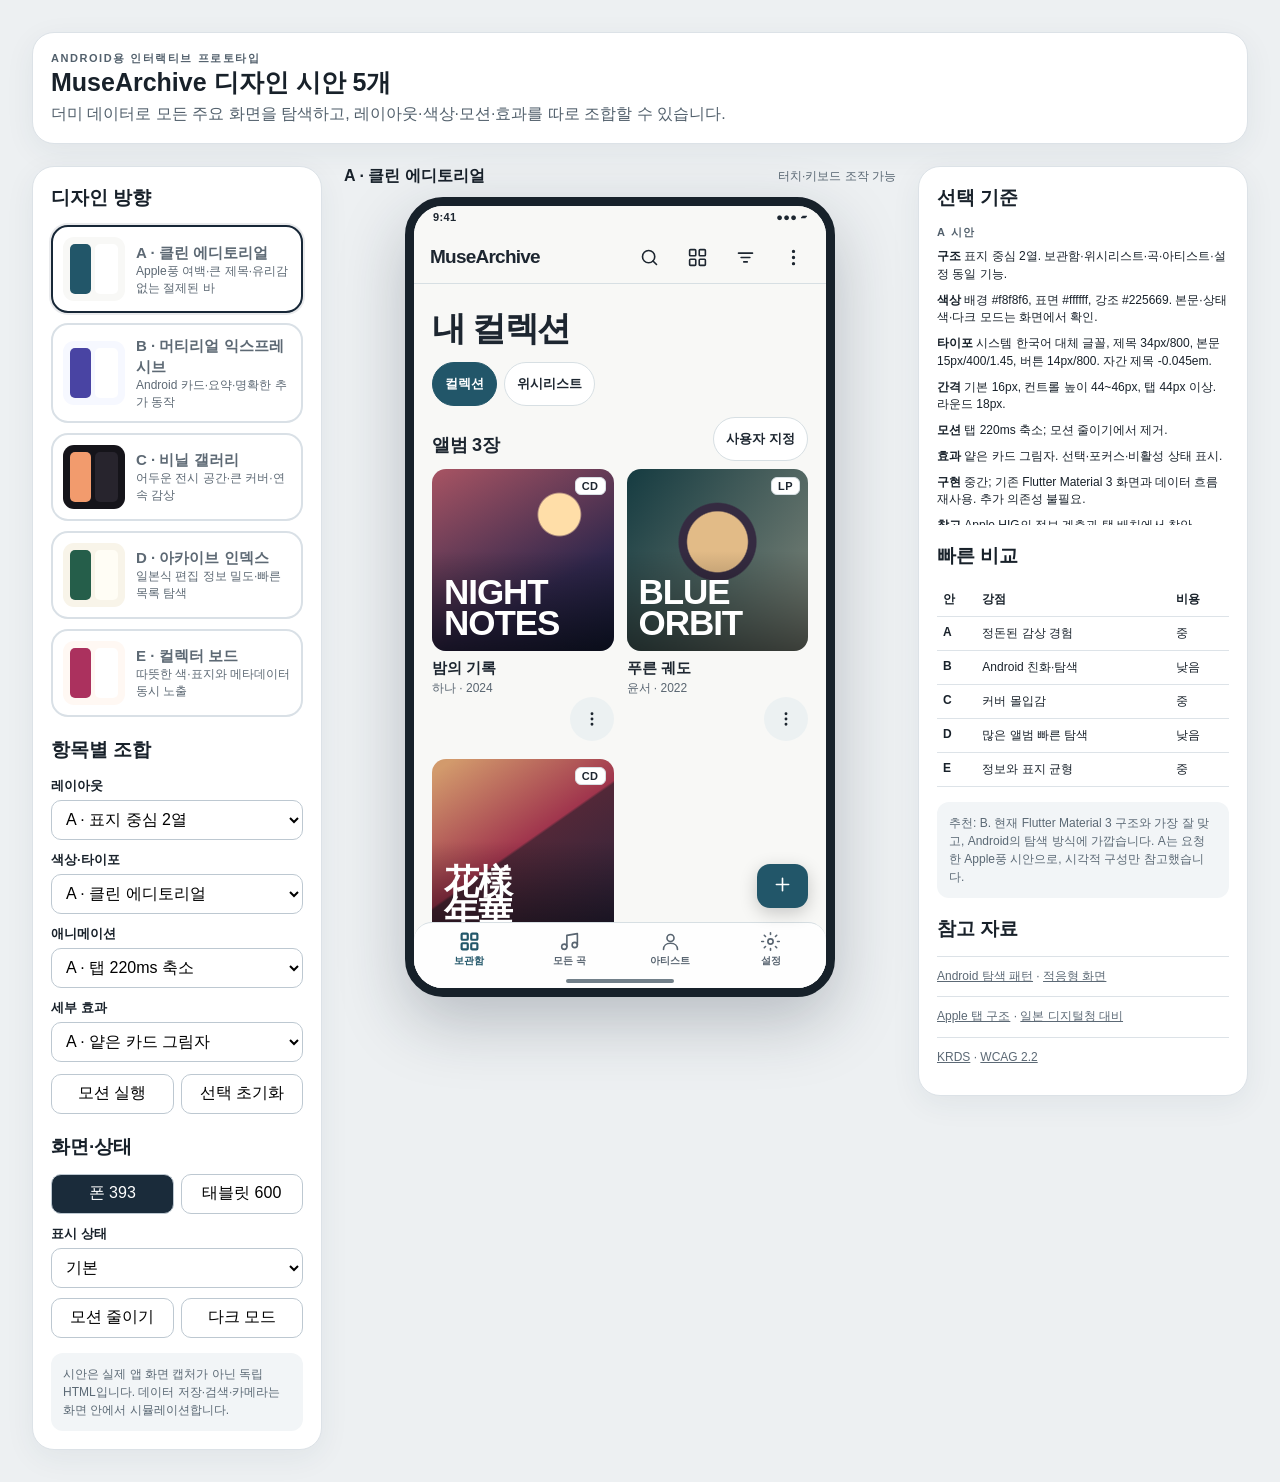
<file: docs/UI/musearchive-ui-preview.html>
<!doctype html>
<html lang="ko">
<head>
  <meta charset="utf-8">
  <meta name="viewport" content="width=device-width, initial-scale=1, viewport-fit=cover">
  <title>MuseArchive UI 시안 비교</title>
  <style>
    :root{font-family:Arial,"Noto Sans KR",sans-serif;color:#18212a;background:#edf0f2}
    *{box-sizing:border-box}button,input,select,textarea{font:inherit}button{cursor:pointer}button:disabled{cursor:not-allowed;opacity:.48}button:focus-visible,input:focus-visible,select:focus-visible,textarea:focus-visible{outline:3px solid #3b82f6;outline-offset:2px}h1,h2,h3,p{margin:0}h1{font-size:25px}h2{font-size:19px}h3{font-size:16px}small{font-size:12px}a{color:inherit}
    .workbench{max-width:1500px;margin:auto;padding:24px;display:grid;grid-template-columns:minmax(290px,1fr) minmax(350px,650px) minmax(260px,330px);gap:22px;align-items:start}.panel{background:#fff;border:1px solid #dce2e7;border-radius:22px;padding:18px;box-shadow:0 8px 30px #243b5310}.intro{grid-column:1/-1}.intro p{color:#52606c;margin-top:5px}.panel h2{margin-bottom:14px}.eyebrow{font-size:11px;font-weight:800;letter-spacing:.14em;text-transform:uppercase;color:#52606c}.designs{display:grid;gap:10px}.design-card{width:100%;text-align:left;background:#fff;border:2px solid #d9e0e6;border-radius:17px;padding:10px;display:grid;grid-template-columns:62px 1fr;gap:11px;align-items:center}.design-card[aria-pressed=true]{border-color:#172737;box-shadow:0 0 0 2px #17273718}.swatch{width:62px;height:64px;border-radius:11px;display:grid;grid-template-columns:21px 1fr;gap:4px;padding:7px;overflow:hidden}.swatch i{border-radius:5px;display:block}.design-card strong{display:block;font-size:15px}.design-card span{font-size:12px;color:#5d6974;line-height:1.4}.control-group{margin-top:20px}.control-group label{display:block;font-weight:700;font-size:13px;margin:11px 0 5px}.control-group select,.control-group button{width:100%;min-height:40px;border:1px solid #bdc8d1;border-radius:10px;background:#fff;padding:0 10px}.control-group .row{display:flex;gap:7px}.control-group .row button{flex:1}.control-group .row button[aria-pressed=true]{background:#1a2b3a;color:#fff}.muted{color:#5b6975;font-size:12px;line-height:1.5}.note{padding:12px;border-radius:12px;background:#f2f5f7;margin-top:15px}.preview-area{position:sticky;top:15px}.device-head{display:flex;justify-content:space-between;align-items:center;margin-bottom:10px;gap:10px}.device-head span{font-size:12px;color:#596773}.device{width:min(100%,430px);height:800px;margin:auto;border:9px solid #17212a;border-radius:38px;overflow:hidden;box-shadow:0 25px 65px #1c293740;background:#fff;position:relative}.device.tablet{width:min(100%,640px);height:790px;border-radius:28px}.device::after{content:"";position:absolute;bottom:5px;left:50%;transform:translateX(-50%);width:108px;height:4px;background:#72808a;border-radius:4px;z-index:50;pointer-events:none}.app{--bg:#f8f8f6;--surface:#fff;--ink:#1d2630;--muted:#596571;--accent:#225669;--accent-ink:#fff;--line:#d7dfe3;--soft:#ecf1f2;--success:#176443;--warning:#8a5700;--error:#a52d3b;--radius:16px;--space:16px;--heading:30px;--body:15px;--shadow:none;--motion:180ms;--font:Arial,"Noto Sans KR",sans-serif;height:100%;background:var(--bg);color:var(--ink);font-family:var(--font);font-size:var(--body);position:relative;display:flex;flex-direction:column;overflow:hidden}.app.dark{--bg:#171b20;--surface:#252b31;--ink:#f4f5f6;--muted:#c0c8ce;--accent:#a9d7e0;--accent-ink:#102b31;--line:#48525a;--soft:#323b42;--success:#95dfb7;--warning:#ffd17b;--error:#ffadb5}.app[data-color=B]{--bg:#f6f8ff;--surface:#fff;--ink:#202333;--muted:#5b6074;--accent:#4944a3;--accent-ink:#fff;--line:#d7d8e9;--soft:#ececfa;--success:#175c49;--warning:#865600;--error:#aa2d47}.app[data-color=B].dark{--bg:#171824;--surface:#272839;--ink:#f5f2ff;--muted:#c4c2da;--accent:#c9c4ff;--accent-ink:#211d59;--line:#4b4b65;--soft:#35354b;--success:#9be0c8;--warning:#f8d080;--error:#ffacba}.app[data-color=C]{--bg:#15141a;--surface:#27242d;--ink:#faf5ee;--muted:#cec7ce;--accent:#f29b6d;--accent-ink:#26140d;--line:#4d454e;--soft:#39313b;--success:#a9e6bb;--warning:#ffd18d;--error:#ffa7ae}.app[data-color=C].dark{--bg:#15141a;--surface:#27242d;--ink:#faf5ee;--muted:#cec7ce;--accent:#f29b6d;--accent-ink:#26140d;--line:#4d454e;--soft:#39313b}.app[data-color=C].light{--bg:#fff5ed;--surface:#fffdfa;--ink:#342b30;--muted:#645960;--accent:#a53f2c;--accent-ink:#fff;--line:#e4cfc5;--soft:#f5e4db;--success:#176443;--warning:#865600;--error:#a52d3b}.app[data-color=D]{--bg:#f8f4e9;--surface:#fffdf5;--ink:#2a3131;--muted:#5b6561;--accent:#255e4a;--accent-ink:#fff;--line:#cbd4c7;--soft:#e8eee5;--success:#176443;--warning:#865600;--error:#a52d3b}.app[data-color=D].dark{--bg:#19231f;--surface:#26312b;--ink:#f3f6ef;--muted:#c4cfc4;--accent:#a9dfc0;--accent-ink:#142c1e;--line:#4b6154;--soft:#34463a;--success:#a9dfc0;--warning:#f8d080;--error:#ffadb5}.app[data-color=E]{--bg:#fff8f3;--surface:#fff;--ink:#2b2530;--muted:#685f6b;--accent:#ab315e;--accent-ink:#fff;--line:#e8d7dc;--soft:#f8e6ec;--success:#176443;--warning:#865600;--error:#a52d3b}.app[data-color=E].dark{--bg:#231a22;--surface:#332730;--ink:#fff2f5;--muted:#d3c2cd;--accent:#f5a6c1;--accent-ink:#421b2d;--line:#5b4451;--soft:#44313d;--success:#a9dfc0;--warning:#ffd17b;--error:#ffadb5}.app[data-layout=A]{--radius:18px;--space:18px;--heading:34px;--font:Arial,"Noto Sans KR",sans-serif}.app[data-layout=B]{--radius:25px;--space:17px;--heading:31px}.app[data-layout=C]{--radius:12px;--space:20px;--heading:36px;--font:Georgia,"Noto Serif KR",serif}.app[data-layout=D]{--radius:7px;--space:14px;--heading:28px}.app[data-layout=E]{--radius:20px;--space:16px;--heading:32px}.app[data-effect=A]{--shadow:0 10px 24px #17232e17}.app[data-effect=B]{--shadow:0 5px 17px #433f8823}.app[data-effect=C]{--shadow:0 15px 28px #0005}.app[data-effect=D]{--shadow:none}.app[data-effect=E]{--shadow:6px 7px 0 #ab315e25}.app[data-effect=none]{--shadow:none}.app[data-motion=none],.app.reduce-motion{--motion:0ms}.app *{min-width:0}.app button{min-height:44px;color:inherit}.app .screen{flex:1;overflow:auto;overscroll-behavior:contain}.statusbar{height:25px;flex:none;display:flex;justify-content:space-between;padding:5px 19px 0;font-size:11px;font-weight:700;letter-spacing:.03em}.topbar{flex:none;min-height:53px;display:flex;align-items:center;gap:4px;padding:0 11px;border-bottom:1px solid var(--line);background:var(--bg)}.brand{font-weight:800;letter-spacing:-.04em;font-size:19px;flex:1;padding-left:5px}.icon-btn{width:44px;height:44px;border:0;background:none;border-radius:50%;display:inline-flex;align-items:center;justify-content:center;flex:none}.icon-btn:hover,.icon-btn:focus-visible{background:var(--soft)}svg{width:21px;height:21px;stroke:currentColor;stroke-width:1.85;fill:none;stroke-linecap:round;stroke-linejoin:round}.app .inner{padding:var(--space);padding-bottom:24px}.page-title{font-size:var(--heading);line-height:1.12;letter-spacing:-.045em;font-weight:800;margin:7px 0 15px}.section-title{font-size:18px;font-weight:800;letter-spacing:-.02em;margin:24px 0 12px}.subtle{color:var(--muted)}.row{display:flex;align-items:center;gap:9px}.spread{display:flex;justify-content:space-between;align-items:center;gap:10px}.stack{display:grid;gap:10px}.card{background:var(--surface);border:1px solid var(--line);border-radius:var(--radius);box-shadow:var(--shadow);overflow:hidden}.surface{background:var(--surface);border:1px solid var(--line);border-radius:var(--radius);padding:14px}.pill{min-height:36px;display:inline-flex;align-items:center;justify-content:center;gap:5px;border:1px solid var(--line);background:var(--surface);padding:4px 12px;border-radius:999px;font-size:13px;font-weight:700}.pill.active{background:var(--accent);color:var(--accent-ink);border-color:var(--accent)}.pill-row{display:flex;gap:7px;overflow:auto;scrollbar-width:none;padding-bottom:3px}.pill-row::-webkit-scrollbar{display:none}.action{border:0;background:var(--accent);color:var(--accent-ink)!important;border-radius:13px;padding:0 15px;min-height:46px;font-weight:800}.action.secondary{background:var(--soft);color:var(--ink)!important}.action.outline{border:1px solid var(--line);background:var(--surface);color:var(--ink)!important}.action.danger{background:var(--error);color:#fff!important}.action.full{width:100%}.search{width:100%;min-height:46px;border:1px solid var(--line);border-radius:13px;padding:0 14px;background:var(--surface);color:var(--ink)}.field{display:grid;gap:5px;font-size:13px;font-weight:700}.field input,.field textarea,.field select{border:1px solid var(--line);border-radius:11px;background:var(--surface);color:var(--ink);padding:11px 12px;min-height:44px;width:100%;resize:vertical}.field textarea{min-height:82px}.hint{font-size:12px;line-height:1.45;color:var(--muted)}.error-text{color:var(--error);font-size:12px}.cover{display:flex;align-items:flex-end;justify-content:flex-start;aspect-ratio:1/1;position:relative;overflow:hidden;padding:12px;color:#fff;border-radius:calc(var(--radius) - 4px);font-weight:900;letter-spacing:-.07em;text-align:left;line-height:.9;background:linear-gradient(135deg,#75647b,#1f283b)}.cover::after{content:"";position:absolute;inset:0;background:linear-gradient(180deg,transparent 45%,#0008);pointer-events:none}.cover span{position:relative;z-index:1;font-size:clamp(15px,5vw,35px)}.cover.c1{background:radial-gradient(circle at 70% 25%,#ffdea8 0 11%,transparent 12%),linear-gradient(150deg,#a85463,#30274c 65%,#151c38)}.cover.c2{background:radial-gradient(circle at 50% 40%,#e2bb87 0 21%,#352b41 22% 27%,transparent 28%),linear-gradient(125deg,#153b41,#7f867a)}.cover.c3{background:linear-gradient(145deg,#d29a6c 5%,#a0354d 48%,#522838 49%,#28233d)}.cover.c4{background:radial-gradient(circle at 65% 70%,#ffcda9,transparent 30%),linear-gradient(135deg,#51546d,#171d35)}.album-grid{display:grid;grid-template-columns:repeat(2,minmax(0,1fr));gap:18px 13px}.album-card{border:0;padding:0;background:none;color:var(--ink);text-align:left;width:100%;border-radius:var(--radius);position:relative}.album-card .cover{width:100%}.album-card strong{display:block;margin-top:8px;font-size:15px;line-height:1.25;overflow-wrap:anywhere}.album-card small{display:block;margin-top:3px;color:var(--muted)}.badge{display:inline-flex;align-items:center;border:1px solid var(--line);border-radius:6px;background:var(--surface);color:var(--ink);padding:2px 6px;font:700 11px Arial,sans-serif;letter-spacing:.04em}.album-card .badge{position:absolute;top:8px;right:8px}.album-row{width:100%;min-height:74px;border:0;border-bottom:1px solid var(--line);display:flex;align-items:center;gap:13px;background:none;text-align:left;padding:9px 0;color:var(--ink)}.album-row .cover{width:55px;aspect-ratio:1;flex:none;padding:5px;border-radius:7px}.album-row .cover span{font-size:11px}.album-row strong{display:block;font-size:15px;line-height:1.25}.album-row small{display:block;color:var(--muted);margin-top:4px}.album-row .badge{margin-left:auto}.nav{flex:none;background:var(--surface);border-top:1px solid var(--line);min-height:66px;display:flex;justify-content:space-around;padding:3px 5px 15px}.nav button{border:0;background:none;display:grid;justify-items:center;align-content:center;gap:2px;min-width:60px;font-size:10px;font-weight:700;color:var(--muted)}.nav button.active{color:var(--accent)}.nav button.active svg{stroke-width:2.5}.app[data-layout=A] .nav{background:color-mix(in srgb,var(--surface) 92%,transparent);border-radius:18px 18px 0 0}.app[data-layout=B] .nav button.active svg{background:var(--soft);border-radius:99px;width:42px;height:25px;padding:3px}.app[data-layout=C] .nav{background:var(--surface);margin:0 12px 8px;border:1px solid var(--line);border-radius:999px;min-height:58px;padding-bottom:3px}.app[data-layout=D] .nav{order:-1;border-top:0;border-bottom:1px solid var(--line);min-height:48px;padding:0}.app[data-layout=D] .nav button{display:block;font-size:12px;min-width:auto;border-bottom:3px solid transparent}.app[data-layout=D] .nav button.active{border-bottom-color:var(--accent)}.app[data-layout=D] .nav svg{display:none}.app[data-layout=E] .nav{margin:0 13px 8px;border:1px solid var(--line);border-radius:18px;min-height:58px;padding-bottom:3px}.app[data-layout=E] .nav button.active{background:var(--soft);border-radius:13px}.floating-add{position:absolute;bottom:80px;right:18px;z-index:3;box-shadow:0 5px 18px #0003}.app[data-layout=D] .floating-add{bottom:19px}.app[data-layout=B] .floating-add{border-radius:18px}.app[data-layout=C] .floating-add{border-radius:50%}.feature{position:relative;display:grid;grid-template-columns:105px 1fr;gap:13px;padding:12px;background:var(--soft);border-radius:var(--radius);margin-bottom:18px}.feature .cover{width:105px}.feature h3{font-size:20px;letter-spacing:-.03em;margin:4px 0}.stats{display:flex;gap:8px;margin-bottom:14px}.stat{background:var(--surface);border:1px solid var(--line);border-radius:var(--radius);padding:13px;flex:1}.stat strong{font-size:23px;display:block}.stat small{color:var(--muted)}.hero-vinyl{position:relative;padding:18px;background:var(--surface);border-radius:var(--radius);border:1px solid var(--line);margin-bottom:16px;box-shadow:var(--shadow)}.hero-vinyl .cover{width:78%;margin:0 auto 16px;box-shadow:15px 10px 0 #0008}.hero-vinyl .cover span{font-size:30px}.hero-vinyl h3{font-size:24px}.archive-head{border-top:2px solid var(--ink);border-bottom:1px solid var(--line);padding:11px 0;margin:14px 0;font-size:12px;font-weight:700;letter-spacing:.06em}.archive-list .album-row{min-height:68px}.archive-list .album-row .cover{width:44px}.archive-index{position:absolute;right:5px;top:45%;font-size:10px;line-height:1.6;color:var(--accent);font-weight:800}.app[data-layout=D] .album-row{padding-right:17px}.editorial-list{display:grid;grid-template-columns:1fr 1fr;gap:10px}.editorial-list .album-row{display:block;background:var(--surface);padding:9px;border:1px solid var(--line);border-radius:var(--radius);min-height:unset;box-shadow:var(--shadow)}.editorial-list .album-row .cover{width:100%;aspect-ratio:1}.editorial-list .album-row strong{margin-top:8px}.editorial-list .album-row .badge{margin:7px 0 0}.sheet-backdrop{position:absolute;inset:0;background:#0008;z-index:20;display:flex;align-items:flex-end}.sheet{background:var(--surface);color:var(--ink);border-radius:22px 22px 0 0;padding:15px 17px 25px;width:100%;max-height:88%;overflow:auto}.handle{height:4px;width:37px;border-radius:4px;background:var(--muted);margin:0 auto 17px;opacity:.45}.sheet h3{font-size:20px;margin-bottom:12px}.sheet-item{width:100%;border:0;border-bottom:1px solid var(--line);background:none;text-align:left;display:flex;gap:11px;align-items:center;padding:10px 4px}.dialog-backdrop{position:absolute;inset:0;background:#0009;z-index:21;display:flex;align-items:center;justify-content:center;padding:19px}.dialog{background:var(--surface);color:var(--ink);width:100%;max-height:86%;overflow:auto;border-radius:19px;padding:20px;box-shadow:0 20px 50px #0004}.dialog h3{font-size:20px;margin-bottom:12px}.dialog p{line-height:1.45}.dialog-actions{display:flex;justify-content:flex-end;gap:8px;margin-top:18px}.toast{position:absolute;bottom:79px;left:12px;right:12px;z-index:25;background:var(--ink);color:var(--bg);border-radius:13px;min-height:49px;padding:9px 13px;display:flex;justify-content:space-between;align-items:center;gap:8px;font-size:13px}.toast button{border:0;background:none;color:var(--bg);font-weight:800}.state-card{border:1px dashed var(--line);background:var(--surface);border-radius:var(--radius);padding:22px;text-align:center;min-height:210px;display:grid;align-content:center;justify-items:center;gap:11px}.state-card h3{font-size:19px}.state-card p{font-size:13px;line-height:1.45;color:var(--muted)}.track-row{display:flex;gap:13px;padding:13px 0;border-bottom:1px solid var(--line);align-items:center;min-height:48px}.track-row button{border:0;background:none;text-align:left;flex:1}.track-row small{color:var(--muted)}.detail-cover{width:100%;max-width:260px;margin:auto}.detail-cover .cover{width:100%;box-shadow:var(--shadow)}.detail-title{text-align:center;margin:18px 0}.detail-title h2{font-size:27px;letter-spacing:-.04em}.detail-title button{background:none;border:0;color:var(--accent);font-weight:800;text-decoration:underline}.meta-grid{display:grid;grid-template-columns:90px 1fr;gap:11px;padding:15px}.meta-grid span:nth-child(odd){color:var(--muted);font-size:13px}.settings-section{margin-bottom:23px}.settings-section h3{margin-bottom:9px}.setting-row{display:flex;justify-content:space-between;align-items:center;gap:8px;border-bottom:1px solid var(--line);padding:12px 0}.setting-row:last-child{border-bottom:0}.toggle{width:50px;min-height:28px!important;height:29px;border:0;border-radius:20px;background:var(--line);padding:3px;flex:none}.toggle::before{content:"";display:block;background:#fff;width:23px;height:23px;border-radius:50%;transition:transform var(--motion)}.toggle[aria-checked=true]{background:var(--accent)}.toggle[aria-checked=true]::before{transform:translateX(21px)}.scan-box{height:250px;border:2px solid #fff;border-radius:18px;width:78%;margin:65px auto 22px;box-shadow:0 0 0 150px #0005;position:relative}.scan-screen{background:#202329;color:#fff;min-height:100%;padding:15px;text-align:center}.source{font-size:12px;line-height:1.45;color:#5c6975;padding:11px 0;border-top:1px solid #dce2e7}.comparison{width:100%;border-collapse:collapse;font-size:12px}.comparison th,.comparison td{padding:8px 6px;border-bottom:1px solid #dde3e8;text-align:left;vertical-align:top}.comparison th{white-space:nowrap}.specs{max-height:300px;overflow:auto}.specs p{margin:8px 0;line-height:1.48;font-size:12px}.specs strong{font-weight:800}.app[data-motion=A] .cover{transition:transform 220ms ease-out}.app[data-motion=A] .album-card:active .cover,.app[data-motion=A] .album-row:active .cover{transform:scale(.97)}.app[data-motion=B] .cover{transition:transform 200ms cubic-bezier(.2,0,0,1)}.app[data-motion=B] .album-card:active .cover{transform:scale(.95) rotate(-2deg)}.app[data-motion=C] .cover{transition:transform 260ms ease}.app[data-motion=C] .album-card:active .cover{transform:scale(1.025)}.app[data-motion=D] .album-row{transition:background 100ms}.app[data-motion=D] .album-row:active{background:var(--soft)}.app[data-motion=E] .card,.app[data-motion=E] .album-row{transition:transform 180ms ease}.app[data-motion=E] .album-card:active,.app[data-motion=E] .album-row:active{transform:translateY(-3px)}.app.reduce-motion *, .app[data-motion=none] *{animation:none!important;transition:none!important;scroll-behavior:auto!important}
    @media(max-width:1120px){.workbench{grid-template-columns:minmax(280px,1fr) minmax(350px,600px)}.right-panel{grid-column:1/-1}.preview-area{position:static}}@media(max-width:720px){.workbench{display:block;padding:10px}.panel{margin-bottom:12px;padding:13px}.device{width:100%;height:min(780px,83vh);border-width:6px;border-radius:28px}.device.tablet{width:100%;height:75vh}.preview-area{margin-bottom:12px}.designs{grid-template-columns:repeat(2,minmax(0,1fr))}.design-card{grid-template-columns:40px 1fr}.swatch{width:40px}.design-card span{display:none}}@media(min-width:500px){.device.tablet .album-grid{grid-template-columns:repeat(3,1fr)}.device.tablet .editorial-list{grid-template-columns:repeat(3,1fr)}.device.tablet .app[data-layout=C] .hero-vinyl{display:grid;grid-template-columns:180px 1fr;gap:20px;align-items:center}.device.tablet .app[data-layout=C] .hero-vinyl .cover{width:180px;margin:0}.device.tablet .app[data-layout=D] .nav{justify-content:flex-start}.device.tablet .app[data-layout=D] .nav button{padding:0 17px}}
  </style>
  <style>
    .album-unit,.album-row-wrap{position:relative}.album-unit .album-card{padding-bottom:44px}.album-unit .menu-btn{position:absolute;right:0;bottom:0}.album-row-wrap .album-row{padding-right:48px}.album-row-wrap .menu-btn{position:absolute;right:0;top:13px}.album-unit .menu-btn,.album-row-wrap .menu-btn{width:44px;height:44px;border:0;border-radius:50%;background:var(--soft);display:grid;place-items:center;color:var(--ink)}.album-unit .menu-btn svg,.album-row-wrap .menu-btn svg{width:18px;height:18px}.album-unit .menu-btn:focus-visible,.album-row-wrap .menu-btn:focus-visible{outline:3px solid var(--accent)}.app .pill{min-height:44px}.app .toggle{min-height:44px!important;height:44px;width:52px;border-radius:25px}.app .toggle::before{margin-top:7px}.app[data-layout=E] .album-row-wrap .menu-btn{top:auto;bottom:5px;right:5px}.app[data-layout=D] .statusbar{order:-3}.app[data-layout=D] .topbar{order:-2}.app[data-layout=D] .nav{order:-1}.app[data-layout=D] .screen{order:0}.app[data-layout=D] .archive-index,.app[data-layout=D] .album-row .badge{display:none}.app[data-color=C].light{--success:#176443;--warning:#865600;--error:#a52d3b}.app[data-layout=C] .hero-vinyl+.spread .pill{display:none}.surface.row .cover{width:44px;flex:none;aspect-ratio:1;padding:4px}.surface.row .cover span{font-size:10px}.sr-only{position:absolute;width:1px;height:1px;padding:0;margin:-1px;overflow:hidden;clip:rect(0,0,0,0);white-space:nowrap;border:0}
  </style>
</head>
<body>
<main class="workbench">
  <header class="panel intro"><div class="eyebrow">Android용 인터랙티브 프로토타입</div><h1>MuseArchive 디자인 시안 5개</h1><p>더미 데이터로 모든 주요 화면을 탐색하고, 레이아웃·색상·모션·효과를 따로 조합할 수 있습니다.</p></header>
  <aside class="panel"><h2>디자인 방향</h2><div id="designs" class="designs"></div><div class="control-group"><h2>항목별 조합</h2><label for="layout-choice">레이아웃</label><select id="layout-choice"></select><label for="color-choice">색상·타이포</label><select id="color-choice"></select><label for="motion-choice">애니메이션</label><select id="motion-choice"></select><label for="effect-choice">세부 효과</label><select id="effect-choice"></select><div class="row" style="margin-top:12px"><button id="motion-demo" type="button">모션 실행</button><button id="reset-design" type="button">선택 초기화</button></div></div><div class="control-group"><h2>화면·상태</h2><div class="row"><button id="phone-size" aria-pressed="true" type="button">폰 393</button><button id="tablet-size" aria-pressed="false" type="button">태블릿 600</button></div><label for="state-choice">표시 상태</label><select id="state-choice"><option value="success">기본</option><option value="loading">로딩</option><option value="empty">빈 화면</option><option value="error">오류</option><option value="disabled">비활성</option></select><div class="row" style="margin-top:10px"><button id="reduce-motion" aria-pressed="false" type="button">모션 줄이기</button><button id="dark-mode" aria-pressed="false" type="button">다크 모드</button></div></div><p class="note muted">시안은 실제 앱 화면 캡처가 아닌 독립 HTML입니다. 데이터 저장·검색·카메라는 화면 안에서 시뮬레이션합니다.</p></aside>
  <section class="preview-area"><div class="device-head"><strong id="preview-title">A · 클린 에디토리얼</strong><span>터치·키보드 조작 가능</span></div><div id="device" class="device"><div id="app" class="app"></div></div></section>
  <aside class="panel right-panel"><h2>선택 기준</h2><div id="specs" class="specs"></div><h2 style="margin-top:18px">빠른 비교</h2><table class="comparison"><thead><tr><th>안</th><th>강점</th><th>비용</th></tr></thead><tbody><tr><th>A</th><td>정돈된 감상 경험</td><td>중</td></tr><tr><th>B</th><td>Android 친화·탐색</td><td>낮음</td></tr><tr><th>C</th><td>커버 몰입감</td><td>중</td></tr><tr><th>D</th><td>많은 앨범 빠른 탐색</td><td>낮음</td></tr><tr><th>E</th><td>정보와 표지 균형</td><td>중</td></tr></tbody></table><p class="note muted">추천: B. 현재 Flutter Material 3 구조와 가장 잘 맞고, Android의 탐색 방식에 가깝습니다. A는 요청한 Apple풍 시안으로, 시각적 구성만 참고했습니다.</p><div id="sources" style="margin-top:18px"></div></aside>
</main>
<script>
const designs={
 A:{name:'클린 에디토리얼',desc:'Apple풍 여백·큰 제목·유리감 없는 절제된 바',bg:'#f8f8f6',surface:'#ffffff',accent:'#225669',layout:'표지 중심 2열',motion:'탭 220ms 축소',effect:'얕은 카드 그림자',source:'Apple HIG의 정보 계층과 탭 배치에서 착안. Apple 에셋 미사용.'},
 B:{name:'머티리얼 익스프레시브',desc:'Android 카드·요약·명확한 추가 동작',bg:'#f6f8ff',surface:'#ffffff',accent:'#4944a3',layout:'요약 + 최근 항목 목록',motion:'카드 200ms 탄성',effect:'부드러운 상승 그림자',source:'Android Material 3의 적응형 탐색과 카드 구성.'},
 C:{name:'비닐 갤러리',desc:'어두운 전시 공간·큰 커버·연속 감상',bg:'#15141a',surface:'#27242d',accent:'#f29b6d',layout:'대표 커버 + 세로 목록',motion:'커버 260ms 확대',effect:'깊은 커버 그림자',source:'음악 컬렉션의 표지를 주인공으로 한 자체 구성.'},
 D:{name:'아카이브 인덱스',desc:'일본식 편집 정보 밀도·빠른 목록 탐색',bg:'#f8f4e9',surface:'#fffdf5',accent:'#255e4a',layout:'분류 탭 + 조밀한 목록',motion:'행 100ms 강조',effect:'선과 구획만 사용',source:'일본 디지털청의 명확한 정보 구조와 색 대비 원칙.'},
 E:{name:'컬렉터 보드',desc:'따뜻한 색·표지와 메타데이터 동시 노출',bg:'#fff8f3',surface:'#ffffff',accent:'#ab315e',layout:'통계 + 2열 카드 보드',motion:'카드 180ms 상승',effect:'오프셋 그림자',source:'KRDS의 한국어 UI 명확성, 수집 보드 자체 구성.'}
};
const albums=[
 {id:1,title:'밤의 기록',titleKr:'밤의 기록',artist:'하나',year:'2024',format:'CD',genre:'인디 팝',label:'새벽 레코드',catalog:'SR-014',style:'드림 팝',description:'늦은 밤의 풍경을 담은 세 곡의 기록.',cover:'c1',coverText:'NIGHT\nNOTES',wishlist:false,limited:true,tracks:['첫 빛','밤의 끝','다시, 아침']},
 {id:2,title:'Blue Orbit',titleKr:'푸른 궤도',artist:'윤서',year:'2022',format:'LP',genre:'일렉트로닉',label:'Orbit Works',catalog:'OW-021',style:'앰비언트',description:'느린 리듬과 넓은 공간감의 앨범.',cover:'c2',coverText:'BLUE\nORBIT',wishlist:false,limited:false,tracks:['Circle','Blue Room','Return']},
 {id:3,title:'화양연화',titleKr:'화양연화',artist:'미나',year:'2021',format:'CD',genre:'재즈',label:'모노 스튜디오',catalog:'MS-008',style:'보컬 재즈',description:'도시의 오래된 장면을 노래하다.',cover:'c3',coverText:'花樣\n年華',wishlist:false,limited:false,tracks:['서문','느린 거리','여름의 밤']},
 {id:4,title:'Afterglow',titleKr:'잔광',artist:'하나',year:'2025',format:'디지털',genre:'팝',label:'새벽 레코드',catalog:'SR-026',style:'신스 팝',description:'다음 계절에 듣고 싶은 음악.',cover:'c4',coverText:'AFTER\nGLOW',wishlist:true,limited:false,tracks:['Glow','Tomorrow']}
];
const icons={back:'<path d="m15 18-6-6 6-6"/>',search:'<circle cx="11" cy="11" r="7"/><path d="m20 20-4-4"/>',plus:'<path d="M12 5v14M5 12h14"/>',more:'<circle cx="12" cy="5" r="1"/><circle cx="12" cy="12" r="1"/><circle cx="12" cy="19" r="1"/>',grid:'<rect x="3" y="3" width="7" height="7" rx="1"/><rect x="14" y="3" width="7" height="7" rx="1"/><rect x="3" y="14" width="7" height="7" rx="1"/><rect x="14" y="14" width="7" height="7" rx="1"/>',list:'<path d="M8 6h13M8 12h13M8 18h13"/><circle cx="4" cy="6" r="1"/><circle cx="4" cy="12" r="1"/><circle cx="4" cy="18" r="1"/>',music:'<path d="M9 18V5l12-2v13"/><circle cx="6" cy="18" r="3"/><circle cx="18" cy="16" r="3"/>',person:'<circle cx="12" cy="8" r="4"/><path d="M4 21c0-4 3-7 8-7s8 3 8 7"/>',settings:'<circle cx="12" cy="12" r="3"/><path d="M12 2v2m0 16v2M4.9 4.9l1.4 1.4m11.4 11.4 1.4 1.4M2 12h2m16 0h2M4.9 19.1l1.4-1.4M17.7 6.3l1.4-1.4"/>',heart:'<path d="M20.8 8.6c0 4-8.8 10.2-8.8 10.2S3.2 12.6 3.2 8.6a4.5 4.5 0 0 1 8.8-1.2 4.5 4.5 0 0 1 8.8 1.2Z"/>',sort:'<path d="M4 7h16M7 12h10M10 17h4"/>',scan:'<path d="M4 8V4h4m8 0h4v4M4 16v4h4m8 0h4v-4M7 12h10"/>',edit:'<path d="m4 20 4-.8L19 8l-3-3L5 16zM14.5 6.5l3 3"/>',trash:'<path d="M4 7h16M9 7V4h6v3m3 0-1 13H7L6 7M10 11v6m4-6v6"/>',check:'<path d="m4 12 5 5L20 6"/>',close:'<path d="M5 5l14 14M19 5 5 19"/>',camera:'<rect x="3" y="6" width="18" height="14" rx="2"/><circle cx="12" cy="13" r="3"/><path d="M8 6l1-2h6l1 2"/>'};
const icon=n=>`<svg viewBox="0 0 24 24" aria-hidden="true">${icons[n]||icons.more}</svg>`;
const esc=s=>String(s??'').replace(/[&<>"']/g,c=>({'&':'&amp;','<':'&lt;','>':'&gt;','"':'&quot;',"'":'&#39;'}[c]));
const state={design:'A',layout:'A',color:'A',motion:'A',effect:'A',size:'phone',display:'success',reduce:false,dark:false,route:'home',section:'collection',search:'',searchOpen:false,sort:'custom',view:'grid',reorder:false,selected:1,sheet:null,dialog:null,toast:null,focusReturn:null,settings:{discogs:'',clientId:'',secret:''},settingsDraft:null,form:{title:'',titleKr:'',artist:'',catalog:'',description:'',date:'',link:'',label:'',format:'',genre:'',style:'',limited:false,special:false,wishlist:false,tracks:[]},saving:false,scanTorch:false,scanCamera:'후면',songsGroup:true,artist:'하나',artistSort:'desc',apiQuery:'',lastDeleted:null};
let toastTimer,saveTimer;
function setDesign(k){state.design=k;state.layout=k;state.color=k;state.motion=k;state.effect=k;state.dark=k==='C';state.lightC=false;syncControls();render()}
function syncControls(){for(const k of ['layout','color','motion','effect'])document.getElementById(k+'-choice').value=state[k];document.getElementById('state-choice').value=state.display;document.getElementById('device').classList.toggle('tablet',state.size==='tablet');document.getElementById('phone-size').setAttribute('aria-pressed',state.size==='phone');document.getElementById('tablet-size').setAttribute('aria-pressed',state.size==='tablet');document.getElementById('reduce-motion').setAttribute('aria-pressed',state.reduce);document.getElementById('dark-mode').setAttribute('aria-pressed',state.dark);document.getElementById('preview-title').textContent=`${state.design} · ${designs[state.design].name}`;document.getElementById('designs').innerHTML=Object.entries(designs).map(([k,d])=>`<button class="design-card" type="button" data-design="${k}" aria-pressed="${state.design===k}"><span class="swatch" style="background:${d.bg}"><i style="background:${d.accent}"></i><i style="background:${d.surface}"></i></span><span><strong>${k} · ${d.name}</strong><span>${d.desc}</span></span></button>`).join('');renderSpecs()}
function renderSpecs(){let d=designs[state.design];document.getElementById('specs').innerHTML=`<div class="eyebrow">${state.design} 시안</div><p><strong>구조</strong> ${d.layout}. 보관함·위시리스트·곡·아티스트·설정 동일 기능.</p><p><strong>색상</strong> 배경 ${d.bg}, 표면 ${d.surface}, 강조 ${d.accent}. 본문·상태색·다크 모드는 화면에서 확인.</p><p><strong>타이포</strong> ${state.layout==='C'?'제목 Georgia, 본문 시스템 글꼴':'시스템 한국어 대체 글꼴'}, 제목 ${state.layout==='C'?36:state.layout==='A'?34:state.layout==='D'?28:32}px/800, 본문 15px/400/1.45, 버튼 14px/800. 자간 제목 -0.045em.</p><p><strong>간격</strong> 기본 ${state.layout==='C'?20:state.layout==='D'?14:16}px, 컨트롤 높이 44~46px, 탭 44px 이상. 라운드 ${state.layout==='D'?7:state.layout==='B'?25:18}px.</p><p><strong>모션</strong> ${designs[state.motion]?.motion||'없음'}; 모션 줄이기에서 제거.</p><p><strong>효과</strong> ${designs[state.effect]?.effect||'없음'}. 선택·포커스·비활성 상태 표시.</p><p><strong>구현</strong> ${state.design==='B'||state.design==='D'?'낮음':'중간'}; 기존 Flutter Material 3 화면과 데이터 흐름 재사용. ${state.design==='C'?'큰 커버 이미지 메모리 점검 필요.':'추가 의존성 불필요.'}</p><p><strong>참고</strong> ${d.source}</p>`}
function nav(){let items=[['home','보관함','grid'],['songs','모든 곡','music'],['artists','아티스트','person'],['settings','설정','settings']];return `<nav class="nav" aria-label="주요 화면">${items.map(([r,t,i])=>`<button type="button" data-route="${r}" class="${state.route===r?'active':''}" aria-current="${state.route===r?'page':'false'}">${icon(i)}<span>${t}</span></button>`).join('')}</nav>`}
function topbar(title,back=false,actions=''){return `<header class="topbar">${back?`<button class="icon-btn" data-action="back" aria-label="뒤로">${icon('back')}</button>`:''}<strong class="brand">${esc(title)}</strong>${actions}</header>`}
function iconButton(action,label,n){return `<button class="icon-btn" type="button" data-action="${action}" aria-label="${label}" title="${label}">${icon(n)}</button>`}
function cover(a){return `<div class="cover ${a.cover}" aria-hidden="true"><span>${esc(a.coverText).replace(/\n/g,'<br>')}</span></div>`}
function badge(a){return `<span class="badge">${esc(a.format)}</span>`}
function card(a){return `<div class="album-unit"><button class="album-card" type="button" data-album="${a.id}" aria-label="${esc(a.titleKr)}, ${esc(a.artist)}, ${esc(a.format)}${a.wishlist?', 위시리스트':''}">${cover(a)}${badge(a)}<strong>${esc(a.titleKr)}</strong><small>${esc(a.artist)} · ${esc(a.year)}</small></button><button class="menu-btn" type="button" data-album-menu="${a.id}" aria-label="${esc(a.titleKr)} 옵션">${icon('more')}</button></div>`}
function row(a){return `<div class="album-row-wrap"><button class="album-row" type="button" data-album="${a.id}" aria-label="${esc(a.titleKr)}, ${esc(a.artist)}, ${esc(a.format)}">${cover(a)}<span style="flex:1"><strong>${esc(a.titleKr)}</strong><small>${esc(a.artist)} · ${esc(a.year)}${state.layout==='D'?' · '+esc(a.format):''}</small></span>${badge(a)}</button><button class="menu-btn" type="button" data-album-menu="${a.id}" aria-label="${esc(a.titleKr)} 옵션">${icon('more')}</button></div>`}
function stateBlock(){const kind=state.display;const data={loading:['불러오는 중','앨범 정보를 확인하고 있습니다.','취소'],empty:['아직 앨범이 없습니다','첫 앨범을 추가해보세요.','앨범 추가'],error:['목록을 불러오지 못했습니다','연결 상태를 확인하고 다시 시도하세요.','다시 시도'],disabled:['작업을 진행할 수 없습니다','필수 정보가 입력되면 사용할 수 있습니다.','기본 상태로']};let x=data[kind];return `<div class="state-card"><h3>${x[0]}</h3><p>${x[1]}</p><button class="action" data-action="state-cta" ${kind==='loading'?'':'type="button"'}>${x[2]}</button></div>`}
function filteredAlbums(){let arr=albums.filter(a=>state.section==='wishlist'?a.wishlist:!a.wishlist);if(state.search.trim()){let q=state.search.trim().toLowerCase();arr=arr.filter(a=>[a.title,a.titleKr,a.artist,a.genre,...a.tracks].some(v=>String(v).toLowerCase().includes(q)))}if(state.sort==='artist')arr.sort((a,b)=>a.artist.localeCompare(b.artist,'ko'));if(state.sort==='title')arr.sort((a,b)=>a.titleKr.localeCompare(b.titleKr,'ko'));if(state.sort==='new')arr.sort((a,b)=>b.year.localeCompare(a.year));if(state.sort==='old')arr.sort((a,b)=>a.year.localeCompare(b.year));return arr}
function home(){let arr=filteredAlbums(),l=state.layout;let actions=`${iconButton('toggle-search','검색','search')}${iconButton('toggle-view','보기 방식','grid')}${iconButton('open-sort','정렬','sort')}${iconButton('open-home-menu','더 보기','more')}`;let intro=`<h1 class="page-title">${state.section==='collection'?'내 컬렉션':'위시리스트'}</h1><div class="pill-row"><button class="pill ${state.section==='collection'?'active':''}" data-section="collection">컬렉션</button><button class="pill ${state.section==='wishlist'?'active':''}" data-section="wishlist">위시리스트</button></div>`;let search=state.searchOpen?`<div style="margin:14px 0"><input id="home-search" class="search" type="search" value="${esc(state.search)}" placeholder="앨범·아티스트·곡 검색" aria-label="앨범 검색"></div>`:'';let body='';if(state.display!=='success')body=stateBlock();else if(!arr.length)body=`<div class="state-card"><h3>검색 결과가 없습니다</h3><p>다른 검색어를 입력하거나 검색을 닫아보세요.</p><button class="action" data-action="clear-search">검색 지우기</button></div>`;else if(state.view==='artists')body=artistRows();else if(state.view==='list')body=arr.map(row).join('');else if(l==='A')body=`<div class="spread"><h2 class="section-title">앨범 ${arr.length}장</h2><button class="pill" data-action="open-sort">${sortLabel()}</button></div><div class="album-grid">${arr.map(card).join('')}</div>`;else if(l==='B')body=`<div class="stats"><div class="stat"><strong>${arr.length}</strong><small>앨범</small></div><div class="stat"><strong>${new Set(arr.map(a=>a.artist)).size}</strong><small>아티스트</small></div></div><div class="feature">${cover(arr[0])}<div><small>최근 기록</small><h3>${esc(arr[0].titleKr)}</h3><button class="pill" data-album="${arr[0].id}">앨범 보기</button></div></div><div class="spread"><h2 class="section-title">모든 앨범</h2><button class="pill" data-action="open-sort">${sortLabel()}</button></div>${arr.map(row).join('')}`;else if(l==='C')body=`<div class="hero-vinyl">${cover(arr[0])}<div><small class="subtle">COLLECTION / ${arr.length}</small><h3>${esc(arr[0].titleKr)}</h3><p class="subtle">${esc(arr[0].artist)}</p><button class="action" style="margin-top:12px" data-album="${arr[0].id}">자세히 보기</button></div></div><div class="spread"><h2 class="section-title">다른 음반</h2><button class="pill" data-action="open-sort">${sortLabel()}</button></div>${arr.slice(1).map(row).join('')}`;else if(l==='D')body=`<div class="archive-head">${arr.length} ITEMS / ${esc(sortLabel())}</div><div class="archive-list">${arr.map(row).join('')}</div><div class="archive-index" aria-hidden="true">가<br>나<br>다<br>A<br>B</div>`;else body=`<div class="stats"><div class="stat"><strong>${arr.length}</strong><small>보관한 앨범</small></div><div class="stat"><strong>${arr.reduce((n,a)=>n+a.tracks.length,0)}</strong><small>수록곡</small></div></div><div class="spread"><h2 class="section-title">나의 앨범</h2><button class="pill" data-action="open-sort">${sortLabel()}</button></div><div class="editorial-list">${arr.map(row).join('')}</div>`;return `${topbar('MuseArchive',false,actions)}<div class="screen"><div class="inner">${intro}${search}${body}</div></div><button class="action floating-add" data-action="add" aria-label="앨범 추가">${icon('plus')}<span class="sr-only"> 앨범 추가</span></button>${nav()}`}
function artistRows(){let names=[...new Set(filteredAlbums().map(a=>a.artist))];return names.map(n=>`<button class="album-row" data-artist="${esc(n)}"><span class="cover c2" style="width:55px;aspect-ratio:1"><span>${esc(n.slice(0,1))}</span></span><span style="flex:1"><strong>${esc(n)}</strong><small>${albums.filter(a=>a.artist===n).length}개 앨범</small></span></button>`).join('')}
function sortLabel(){return ({custom:'사용자 지정',artist:'아티스트',title:'앨범명',new:'최신순',old:'오래된순'})[state.sort]}
function detail(){let a=albums.find(x=>x.id===state.selected)||albums[0];return `${topbar('앨범 상세',true,`${iconButton('toggle-wishlist',a.wishlist?'위시리스트에서 제거':'위시리스트에 추가','heart')}${iconButton('edit','앨범 수정','edit')}${iconButton('delete','앨범 삭제','trash')}`)}<div class="screen"><div class="inner"><button class="detail-cover" style="border:0;background:none;display:block;padding:0" data-action="cover-view" aria-label="커버 크게 보기">${cover(a)}</button><div class="detail-title"><h2>${esc(a.titleKr)}</h2><p class="subtle">${esc(a.title)}</p><button data-artist="${esc(a.artist)}">${esc(a.artist)}</button></div><button class="action full" data-action="listen">음악 듣기</button><h3 class="section-title">앨범 정보</h3><div class="surface meta-grid"><span>카탈로그</span><b>${esc(a.catalog)}</b><span>레이블</span><b>${esc(a.label)}</b><span>형식</span><b>${esc(a.format)}</b><span>발매일</span><b>${esc(a.year)}</b><span>장르</span><b>${esc(a.genre)}</b><span>스타일</span><b>${esc(a.style)}</b></div><h3 class="section-title">앨범 설명</h3><div class="surface">${esc(a.description)}</div><h3 class="section-title">트랙 리스트</h3><div class="surface">${a.tracks.map((t,i)=>`<div class="track-row"><small>${i+1}.</small><span>${esc(t)}</span></div>`).join('')}</div></div></div>`}
function songs(){let q=state.search.toLowerCase();let entries=albums.flatMap(a=>a.tracks.map(t=>({t,a}))).filter(x=>!q||x.t.toLowerCase().includes(q)||x.a.artist.toLowerCase().includes(q));if(state.songsGroup){let seen=new Set();entries=entries.filter(x=>{let k=x.t+'|'+x.a.artist;if(seen.has(k))return false;seen.add(k);return true})}return `${topbar('모든 곡',true,iconButton('songs-options','곡 목록 옵션','more'))}<div class="screen"><div class="inner"><h1 class="page-title">모든 곡</h1><input id="songs-search" class="search" type="search" placeholder="곡·아티스트 검색" value="${esc(state.search)}" aria-label="곡 검색"><div class="setting-row"><span>같은 곡 묶기</span><button class="toggle" role="switch" aria-label="같은 곡 묶기" aria-checked="${state.songsGroup}" data-action="toggle-group"></button></div>${state.display!=='success'?stateBlock():entries.length?entries.map((x,i)=>`<div class="track-row"><small>${i+1}</small><button data-song="${esc(x.t)}" data-song-album="${x.a.id}"><strong>${esc(x.t)}</strong><br><small>${esc(x.a.artist)} · ${esc(x.a.titleKr)}</small></button><button class="icon-btn" data-song-menu="${esc(x.t)}" data-song-album="${x.a.id}" aria-label="${esc(x.t)} 옵션">${icon('more')}</button></div>`).join(''):`<div class="state-card"><h3>곡이 없습니다</h3><p>검색어를 바꾸거나 앨범을 추가해보세요.</p><button class="action" data-action="clear-search">검색 지우기</button></div>`}</div></div>${nav()}`}
function artists(){let names=[...new Set(albums.map(a=>a.artist))];return `${topbar('아티스트',true)}<div class="screen"><div class="inner"><h1 class="page-title">아티스트</h1>${state.display!=='success'?stateBlock():names.map(n=>`<button class="album-row" data-artist="${esc(n)}"><div class="cover c2" style="width:60px;aspect-ratio:1"><span>${esc(n.slice(0,1))}</span></div><span style="flex:1"><strong>${esc(n)}</strong><small>${albums.filter(a=>a.artist===n).length}개 앨범</small></span></button>`).join('')}</div></div>${nav()}`}
function artistDetail(){let arr=albums.filter(a=>a.artist===state.artist).sort((a,b)=>state.artistSort==='desc'?b.year.localeCompare(a.year):a.year.localeCompare(b.year));return `${topbar(state.artist,true,`${iconButton('artist-sort','발매일 정렬','sort')}${iconButton('artist-edit','아티스트 정보 편집','edit')}`)}<div class="screen"><div class="inner"><div class="cover c2" style="height:190px;aspect-ratio:auto"><span>${esc(state.artist)}</span></div><h1 class="page-title" style="margin-top:18px">${esc(state.artist)}</h1><p class="subtle">${arr.length}개 앨범</p><h2 class="section-title">앨범</h2>${arr.map(row).join('')}</div></div>`}
function field(k,label,opts=''){let v=state.form[k]||'';return `<label class="field">${label}<input data-form="${k}" value="${esc(v)}" ${opts} aria-label="${label}"></label>`}
function add(){let f=state.form;let title=state.editing?'앨범 수정':'앨범 추가';return `${topbar(title,true,`<span class="hint" id="save-status" style="max-width:75px">${state.saving?'저장 중…':state.editing?'자동 저장됨':''}</span>${iconButton('scan','바코드 스캔','scan')}${iconButton('api-menu','정보 검색','search')}`)}<div class="screen"><div class="inner"><h2 class="section-title">기본 정보</h2><div class="stack"><button class="surface" data-action="cover-source" style="display:grid;justify-items:center;gap:6px">${cover({cover:'c4',coverText:'표지\n선택'})}<small>표지 선택</small></button>${field('title','앨범 제목 *')}${field('titleKr','앨범 제목 (한국어)')}${field('artist','아티스트 *')}${field('catalog','카탈로그 번호')}</div><h2 class="section-title">세부 정보</h2><div class="stack"><label class="field">설명<textarea data-form="description">${esc(f.description)}</textarea></label>${field('date','발매일','type="date"')}${field('link','음악 듣기 링크','type="url"')}</div><h2 class="section-title">분류</h2><div class="stack">${field('label','레이블')}${field('format','포맷')}${field('genre','장르')}${field('style','스타일')}</div><h2 class="section-title">옵션</h2><div class="surface">${[['limited','한정판'],['special','특이사항'],['wishlist','위시리스트']].map(([k,t])=>`<div class="setting-row"><span>${t}</span><button class="toggle" role="switch" aria-label="${t}" aria-checked="${!!f[k]}" data-form-toggle="${k}"></button></div>`).join('')}</div><h2 class="section-title">트랙 리스트</h2><div class="row"><button class="action secondary" data-action="add-disc">디스크 추가</button><button class="action secondary" data-action="add-track">트랙 추가</button></div><div class="stack" style="margin-top:12px">${f.tracks.map((t,i)=>`<div class="row"><input class="search" data-track="${i}" aria-label="트랙 ${i+1}" value="${esc(t)}" placeholder="트랙 ${i+1}"><button class="icon-btn" data-remove-track="${i}" aria-label="트랙 삭제">${icon('trash')}</button></div>`).join('')}</div><p class="hint" style="margin-top:17px">필수 정보를 입력하면 자동 저장됩니다.</p></div></div>`}
function settings(){let s=state.settingsDraft||state.settings;return `${topbar('설정',true)}<div class="screen"><div class="inner"><h1 class="page-title">설정</h1><section class="settings-section"><h3>앱 설정</h3><div class="surface"><div class="setting-row"><span>다크 모드</span><button class="toggle" role="switch" aria-label="다크 모드" aria-checked="${state.dark}" data-action="toggle-dark"></button></div></div></section><section class="settings-section"><h3>Discogs API</h3><p class="hint">토큰으로 앨범 정보를 검색합니다.</p><div class="surface stack" style="margin-top:9px"><label class="field">Discogs API 토큰<input data-setting="discogs" type="password" value="${esc(s.discogs)}" placeholder="토큰 입력"></label><button class="action secondary" data-action="token-help">토큰 발급 방법</button><div class="row"><button class="action outline" data-action="test-discogs">연결 확인</button><button class="action" data-action="save-settings">저장</button></div></div></section><section class="settings-section"><h3>Spotify API</h3><p class="hint">Client ID와 Secret으로 앨범 아트를 검색합니다.</p><div class="surface stack" style="margin-top:9px"><label class="field">Client ID<input data-setting="clientId" value="${esc(s.clientId)}" placeholder="Client ID 입력"></label><label class="field">Client Secret<input data-setting="secret" type="password" value="${esc(s.secret)}" placeholder="Secret 입력"></label><div class="row"><button class="action outline" data-action="test-spotify">연결 확인</button><button class="action" data-action="save-settings">저장</button></div></div></section><section class="settings-section"><h3>데이터 관리</h3><div class="surface"><button class="sheet-item" data-action="backup">백업 생성</button><button class="sheet-item" data-action="share">백업 공유</button><button class="sheet-item" data-action="restore">백업 복원</button></div></section><section class="settings-section"><h3>앱 정보</h3><div class="surface"><strong>MuseArchive</strong><p class="hint">버전 1.0 · 나만의 앨범 컬렉션</p><button class="action outline full" style="margin-top:12px" data-action="update">업데이트 확인</button></div></section></div></div>${nav()}`}
function scanner(){return `${topbar('바코드 스캔',true,`${iconButton('torch','플래시 전환','scan')}${iconButton('camera','카메라 전환','camera')}`)}<div class="screen"><div class="scan-screen"><div class="scan-box"></div><p>바코드를 스캔하세요</p><p class="hint" style="color:#ddd;margin:8px">${state.scanCamera} 카메라 · 플래시 ${state.scanTorch?'켜짐':'꺼짐'}</p><button class="action" style="margin-top:22px" data-action="simulate-scan">샘플 바코드 인식</button></div></div>`}
function sheet(){if(!state.sheet)return '';let a=albums.find(x=>x.id===state.selected)||albums[0];let body='';if(state.sheet==='album')body=`<h3>${esc(a.titleKr)}</h3><button class="sheet-item" data-action="move">${a.wishlist?'컬렉션으로 이동':'위시리스트로 이동'}</button><button class="sheet-item" data-action="edit">앨범 수정</button><button class="sheet-item" data-action="delete" style="color:var(--error)">앨범 삭제</button>`;if(state.sheet==='sort')body=`<h3>정렬 순서</h3>${[['custom','사용자 지정'],['artist','아티스트'],['title','앨범명'],['new','발매일 최신순'],['old','발매일 오래된순']].map(([v,t])=>`<button class="sheet-item" data-sort="${v}">${t}${state.sort===v?' ✓':''}</button>`).join('')}`;if(state.sheet==='home-menu')body=`<h3>더 보기</h3><button class="sheet-item" data-action="open-sort">정렬</button><button class="sheet-item" data-action="reorder">${state.reorder?'순서 변경 완료':'순서 변경'}</button><button class="sheet-item" data-route="songs">모든 곡 목록</button><button class="sheet-item" data-route="settings">설정</button>`;if(state.sheet==='api')body=`<h3>앨범 정보 검색</h3>${['Discogs','VocaDB','MusicBrainz'].map(x=>`<button class="sheet-item" data-api="${x}">${x}에서 검색</button>`).join('')}`;if(state.sheet==='cover')body=`<h3>표지 선택</h3><button class="sheet-item" data-action="pick-photo">사진 보관함에서 선택</button><button class="sheet-item" data-api="Discogs 이미지">Discogs에서 검색</button><button class="sheet-item" data-api="Spotify 이미지">Spotify에서 검색</button>`;if(state.sheet==='song')body=`<h3>곡 옵션</h3><button class="sheet-item" data-action="song-album">수록 앨범 보기</button><button class="sheet-item" data-action="song-edit">곡 수정</button><button class="sheet-item" data-action="song-delete">곡 삭제</button>`;return `<div class="sheet-backdrop" data-action="close-sheet"><div class="sheet" role="dialog" aria-modal="true" aria-label="${state.sheet} 메뉴"><div class="handle"></div>${body}<button class="sheet-item" data-action="close-sheet">취소</button></div></div>`}
function dialog(){if(!state.dialog)return '';let x=state.dialog,body='';if(x==='delete')body=`<h3>앨범 삭제</h3><p>정말로 이 앨범을 삭제하시겠습니까?</p><div class="dialog-actions"><button class="action secondary" data-action="close-dialog">취소</button><button class="action danger" data-action="confirm-delete">삭제</button></div>`;else if(x==='restore')body=`<h3>백업 복원</h3><p>현재 데이터가 백업 데이터로 바뀝니다. 계속할까요?</p><div class="dialog-actions"><button class="action secondary" data-action="close-dialog">취소</button><button class="action danger" data-action="confirm-restore">복원</button></div>`;else if(x==='help')body=`<h3>API 토큰 발급</h3><p>Discogs → 설정 → 개발자 → 새 토큰 생성</p><div class="dialog-actions"><button class="action" data-action="close-dialog">확인</button></div>`;else if(x==='artist')body=`<h3>아티스트 정보 편집</h3><label class="field">이름<input id="artist-name" value="${esc(state.artist)}"></label><div class="dialog-actions"><button class="action secondary" data-action="close-dialog">취소</button><button class="action" data-action="save-artist">저장</button></div>`;else if(x==='api-query')body=`<h3>${esc(state.apiSource)} 앨범 검색</h3><label class="field">검색어<input id="api-query" value="${esc(state.apiQuery)}" placeholder="앨범명 또는 아티스트"></label><div class="dialog-actions"><button class="action secondary" data-action="close-dialog">취소</button><button class="action" data-action="api-search">검색</button></div>`;else if(x==='api-result')body=`<h3>앨범 검색 결과</h3><button class="album-row" data-action="choose-api-result">${cover(albums[0])}<span><strong>밤의 기록</strong><small>하나 · 2024</small></span></button><div class="dialog-actions"><button class="action secondary" data-action="close-dialog">닫기</button></div>`;else if(x==='cover-view'){let a=albums.find(a=>a.id===state.selected)||albums[0];body=`<h3>${esc(a.titleKr)}</h3><div style="max-width:300px;margin:auto">${cover(a)}</div><div class="dialog-actions"><button class="action" data-action="close-dialog">닫기</button></div>`}else if(x==='exit-form')body=`<h3>입력 확인</h3><p>앨범 제목과 아티스트를 입력해야 저장할 수 있습니다.</p><div class="dialog-actions"><button class="action secondary" data-action="discard-form">입력 취소</button><button class="action" data-action="close-dialog">계속 입력</button></div>`;else if(x==='settings-dirty')body=`<h3>저장하지 않은 변경</h3><p>입력한 API 설정을 저장할까요?</p><div class="dialog-actions"><button class="action secondary" data-action="discard-settings">취소하고 나가기</button><button class="action" data-action="save-settings-exit">저장하고 나가기</button></div>`;else if(x==='update')body=`<h3>업데이트 확인</h3><p>현재 버전이 최신입니다.</p><div class="dialog-actions"><button class="action" data-action="close-dialog">확인</button></div>`;return `<div class="dialog-backdrop"><div class="dialog" role="dialog" aria-modal="true" aria-labelledby="modal-title">${body.replace('<h3>','<h3 id="modal-title">')}</div></div>`}
function render(){syncControls();let el=document.getElementById('app');el.dataset.layout=state.layout;el.dataset.color=state.color;el.dataset.motion=state.motion;el.dataset.effect=state.effect;el.classList.toggle('dark',state.dark&&state.color!=='C'||state.color==='C'&&!state.lightC);el.classList.toggle('light',state.color==='C'&&state.lightC);el.classList.toggle('reduce-motion',state.reduce);let route={home,songs,artists,artistDetail,detail,add,settings,scanner}[state.route]||home;el.innerHTML=`<div class="statusbar"><span>9:41</span><span>●●● ▰</span></div>${route()}${sheet()}${dialog()}${state.toast?`<div class="toast" role="status"><span>${esc(state.toast.message)}</span>${state.toast.action?`<button data-action="${state.toast.action}">${esc(state.toast.label)}</button>`:''}</div>`:''}`;if(state.dialog||state.sheet){setTimeout(()=>{let f=el.querySelector('.dialog input,.dialog button,.sheet button');f?.focus()},0)}}
function notify(message,action=null,label=''){state.toast={message,action,label};clearTimeout(toastTimer);toastTimer=setTimeout(()=>{state.toast=null;render()},5000);render()}
function closeOverlays(){state.sheet=null;state.dialog=null;render();document.querySelector(state.focusReturnSelector||'#__missing__')?.focus();state.focusReturnSelector=null}
function go(r){if(state.route==='settings'&&state.settingsDraft&&JSON.stringify(state.settingsDraft)!==JSON.stringify(state.settings)){state.pendingRoute=r;state.dialog='settings-dirty';render();return}state.route=r;state.search='';state.searchOpen=false;state.sheet=null;state.dialog=null;state.toast=null;render()}
function back(){if(state.dialog||state.sheet){closeOverlays();return}if(state.route==='scanner'){go('add');return}if(state.route==='add'){if(!state.form.title.trim()||!state.form.artist.trim()){state.dialog='exit-form';render();return}go(state.editing?'detail':'home');return}if(state.route==='artistDetail'){go('artists');return}go('home')}
function saveForm(){clearTimeout(saveTimer);let x=document.getElementById('save-status');if(!state.form.title.trim()||!state.form.artist.trim()){state.saving=false;if(x)x.textContent='변경 사항 저장 대기';return}state.saving=true;if(x)x.textContent='저장 중…';saveTimer=setTimeout(()=>{let f=state.form,id=f.savedId||(state.editing?state.selected:Math.max(...albums.map(a=>a.id),0)+1),previous=albums.find(a=>a.id===id);let saved={id,title:f.title,titleKr:f.titleKr||f.title,artist:f.artist,year:(f.date||'2026').slice(0,4),format:f.format||'기타',genre:f.genre||'',label:f.label||'',catalog:f.catalog||'',style:f.style||'',description:f.description||'',cover:previous?.cover||'c4',coverText:previous?.coverText||f.title.slice(0,12),wishlist:!!f.wishlist,limited:!!f.limited,tracks:[...f.tracks]};if(previous)albums.splice(albums.indexOf(previous),1,saved);else albums.unshift(saved);f.savedId=id;state.selected=id;state.saving=false;let status=document.getElementById('save-status');if(status)status.textContent='자동 저장됨'},650)}
function beginAdd(edit=false){state.editing=edit;state.form=edit?{...albums.find(a=>a.id===state.selected),artist:albums.find(a=>a.id===state.selected).artist,date:'2024-01-01',tracks:[...albums.find(a=>a.id===state.selected).tracks]}:{title:'',titleKr:'',artist:'',catalog:'',description:'',date:'',link:'',label:'',format:'',genre:'',style:'',limited:false,special:false,wishlist:state.section==='wishlist',tracks:[]};go('add')}
function action(a,target){switch(a){case'back':back();break;case'toggle-search':state.searchOpen=!state.searchOpen;state.search='';render();if(state.searchOpen)setTimeout(()=>document.getElementById('home-search')?.focus(),0);break;case'toggle-view':state.view=({grid:'artists',artists:'list',list:'grid'})[state.view];render();break;case'open-sort':state.sheet='sort';render();break;case'open-home-menu':state.sheet='home-menu';render();break;case'close-sheet':closeOverlays();break;case'close-dialog':closeOverlays();break;case'add':beginAdd();break;case'edit':state.sheet=null;beginAdd(true);break;case'delete':state.sheet=null;state.dialog='delete';render();break;case'confirm-delete':state.lastDeleted=albums.find(a=>a.id===state.selected);albums.splice(albums.indexOf(state.lastDeleted),1);state.dialog=null;state.route='home';notify('앨범을 삭제했습니다.','undo-delete','실행 취소');break;case'undo-delete':if(state.lastDeleted&&!albums.includes(state.lastDeleted))albums.push(state.lastDeleted);state.lastDeleted=null;state.toast=null;render();break;case'move':{let a=albums.find(a=>a.id===state.selected);a.wishlist=!a.wishlist;state.sheet=null;notify(a.wishlist?'위시리스트로 옮겼습니다.':'컬렉션으로 옮겼습니다.');break}case'toggle-wishlist':{let a=albums.find(a=>a.id===state.selected);a.wishlist=!a.wishlist;notify(a.wishlist?'위시리스트에 추가했습니다.':'위시리스트에서 제거했습니다.');break}case'cover-view':state.dialog='cover-view';render();break;case'listen':notify('음악 링크 열기 시뮬레이션');break;case'clear-search':state.search='';render();break;case'state-cta':if(state.display==='empty')beginAdd();else{state.display='success';render()}break;case'reorder':state.reorder=!state.reorder;state.sheet=null;notify(state.reorder?'순서 변경 모드입니다.':'순서 변경을 마쳤습니다.');break;case'api-menu':state.sheet='api';render();break;case'cover-source':state.sheet='cover';render();break;case'pick-photo':state.sheet=null;notify('표지를 선택했습니다.');break;case'add-disc':state.form.tracks.push('디스크 2');saveForm();render();break;case'add-track':state.form.tracks.push('');saveForm();render();break;case'scan':go('scanner');break;case'torch':state.scanTorch=!state.scanTorch;render();break;case'camera':state.scanCamera=state.scanCamera==='후면'?'전면':'후면';render();break;case'simulate-scan':state.form.title='밤의 기록';state.form.titleKr='밤의 기록';state.form.artist='하나';state.form.format='CD';state.form.tracks=['첫 빛','밤의 끝','다시, 아침'];go('add');saveForm();notify('바코드에서 앨범 정보를 찾았습니다.');break;case'toggle-group':state.songsGroup=!state.songsGroup;render();break;case'songs-options':state.sheet='song';render();break;case'song-album':state.sheet=null;state.route='detail';render();break;case'song-edit':state.sheet=null;beginAdd(true);break;case'song-delete':state.sheet=null;notify('곡 삭제는 앨범 수정에서 확인합니다.');break;case'artist-sort':state.artistSort=state.artistSort==='desc'?'asc':'desc';render();break;case'artist-edit':state.dialog='artist';render();break;case'save-artist':{let v=document.getElementById('artist-name').value.trim();if(!v){notify('이름을 입력하세요.');return}state.artist=v;state.dialog=null;notify('아티스트 정보를 저장했습니다.');break}case'toggle-dark':state.dark=!state.dark;render();break;case'token-help':state.dialog='help';render();break;case'test-discogs':case'test-spotify':notify(state.display==='error'?'연결에 실패했습니다. 설정을 확인하세요.':'연결 확인이 완료됐습니다.');break;case'save-settings':state.settings={...(state.settingsDraft||state.settings)};state.settingsDraft=null;notify('설정을 저장했습니다.');break;case'backup':notify('백업 파일을 만들었습니다.');break;case'share':notify('백업 공유 화면 시뮬레이션');break;case'restore':state.dialog='restore';render();break;case'confirm-restore':state.dialog=null;notify('백업을 복원했습니다.');break;case'update':state.dialog='update';render();break;case'discard-settings':state.settingsDraft=null;state.dialog=null;go(state.pendingRoute||'home');break;case'save-settings-exit':state.settings={...(state.settingsDraft||state.settings)};state.settingsDraft=null;state.dialog=null;go(state.pendingRoute||'home');break;case'discard-form':state.dialog=null;go('home');break;case'api-search':{let q=document.getElementById('api-query').value.trim();if(!q){document.getElementById('api-query').focus();notify('검색어를 입력하세요.');return}state.apiQuery=q;state.dialog='api-result';render();break}case'choose-api-result':state.form.title='밤의 기록';state.form.titleKr='밤의 기록';state.form.artist='하나';state.form.format='CD';state.form.tracks=['첫 빛','밤의 끝','다시, 아침'];state.dialog=null;state.sheet=null;saveForm();notify('검색 결과를 입력했습니다.');break;default:break}}
document.addEventListener('click',e=>{let t=e.target.closest('[data-design],[data-route],[data-album],[data-album-menu],[data-artist],[data-sort],[data-api],[data-action],[data-section],[data-song],[data-song-menu],[data-form-toggle],[data-remove-track]');if(!t)return;if(!state.sheet&&!state.dialog)state.focusReturnSelector=t.dataset.action?`[data-action="${t.dataset.action}"]`:t.dataset.albumMenu?`[data-album-menu="${t.dataset.albumMenu}"]`:null;if(t.dataset.design){setDesign(t.dataset.design);return}if(t.dataset.route){go(t.dataset.route);return}if(t.dataset.albumMenu){state.selected=Number(t.dataset.albumMenu);state.sheet='album';render();return}if(t.dataset.album){state.selected=Number(t.dataset.album);state.route='detail';state.sheet=null;render();return}if(t.dataset.artist){state.artist=t.dataset.artist;state.route='artistDetail';render();return}if(t.dataset.sort){state.sort=t.dataset.sort;state.sheet=null;render();return}if(t.dataset.api){state.apiSource=t.dataset.api;state.apiQuery='';state.sheet=null;state.dialog='api-query';render();return}if(t.dataset.section){state.section=t.dataset.section;render();return}if(t.dataset.song||t.dataset.songMenu){state.selected=Number(t.dataset.songAlbum);state.sheet='song';render();return}if(t.dataset.formToggle){let k=t.dataset.formToggle;state.form[k]=!state.form[k];saveForm();render();return}if(t.dataset.removeTrack){state.form.tracks.splice(Number(t.dataset.removeTrack),1);saveForm();render();return}action(t.dataset.action,t)});
document.addEventListener('input',e=>{let t=e.target;if(t.id==='home-search'||t.id==='songs-search'){let start=t.selectionStart,id=t.id;state.search=t.value;render();let n=document.getElementById(id);if(n){n.focus();n.setSelectionRange(start,start)}return}if(t.dataset.form){state.form[t.dataset.form]=t.value;saveForm();return}if(t.dataset.track){state.form.tracks[Number(t.dataset.track)]=t.value;saveForm();return}if(t.dataset.setting){state.settingsDraft??={...state.settings};state.settingsDraft[t.dataset.setting]=t.value;return}});
document.addEventListener('keydown',e=>{if(e.key==='Escape'){if(state.dialog||state.sheet){closeOverlays();e.preventDefault()}else{back();e.preventDefault()}}if(e.key==='Tab'&&(state.dialog||state.sheet)){let box=document.querySelector(state.dialog?'.dialog':'.sheet'),items=[...box.querySelectorAll('button:not(:disabled),input:not(:disabled)')],first=items[0],last=items.at(-1);if(e.shiftKey&&document.activeElement===first){last.focus();e.preventDefault()}else if(!e.shiftKey&&document.activeElement===last){first.focus();e.preventDefault()}}if(e.key==='Enter'&&e.target.id==='api-query'){action('api-search');e.preventDefault()}});
for(const k of ['layout','color','motion','effect']){let sel=document.getElementById(k+'-choice');sel.innerHTML=`${k==='motion'||k==='effect'?'<option value="none">없음</option>':''}${Object.entries(designs).map(([v,d])=>`<option value="${v}">${v} · ${k==='layout'?d.layout:k==='color'?d.name:k==='motion'?d.motion:d.effect}</option>`).join('')}`;sel.addEventListener('change',()=>{state[k]=sel.value;if(k==='color'&&sel.value==='C'){state.dark=true;state.lightC=false}render()})}
document.getElementById('state-choice').addEventListener('change',e=>{state.display=e.target.value;render()});document.getElementById('phone-size').onclick=()=>{state.size='phone';render()};document.getElementById('tablet-size').onclick=()=>{state.size='tablet';render()};document.getElementById('reduce-motion').onclick=()=>{state.reduce=!state.reduce;render()};document.getElementById('dark-mode').onclick=()=>{state.dark=!state.dark;state.lightC=state.color==='C'&&!state.dark;render()};document.getElementById('reset-design').onclick=()=>setDesign(state.design);document.getElementById('motion-demo').onclick=()=>{let x=document.querySelector('.app .cover');if(!x)return;x.animate([{transform:'scale(1)'},{transform:'scale(.94)'},{transform:'scale(1)'}],{duration:state.reduce||state.motion==='none'?0:400,easing:'ease-out'})};
document.getElementById('sources').innerHTML=`<h2>참고 자료</h2><div class="source"><a href="https://developer.android.com/design/ui/mobile/guides/layout-and-content/layout-and-nav-patterns" target="_blank" rel="noreferrer">Android 탐색 패턴</a> · <a href="https://developer.android.com/develop/adaptive-apps/guides/get-started-with-adaptive-apps" target="_blank" rel="noreferrer">적응형 화면</a></div><div class="source"><a href="https://developer.apple.com/design/human-interface-guidelines/tab-bars" target="_blank" rel="noreferrer">Apple 탭 구조</a> · <a href="https://design.digital.go.jp/dads/foundations/color/accessibility/" target="_blank" rel="noreferrer">일본 디지털청 대비</a></div><div class="source"><a href="https://www.krds.go.kr/" target="_blank" rel="noreferrer">KRDS</a> · <a href="https://www.w3.org/TR/WCAG22/" target="_blank" rel="noreferrer">WCAG 2.2</a></div>`;
const normalHome=home;
home=function(){
  if(!state.reorder)return normalHome();
  const arr=filteredAlbums();
  return `${topbar('순서 변경',false,iconButton('reorder','순서 변경 완료','check'))}<div class="screen"><div class="inner"><h1 class="page-title">앨범 순서</h1><p class="hint">위아래 버튼으로 순서를 변경하세요.</p><div class="stack" style="margin-top:18px">${arr.map((a,i)=>`<div class="surface row">${cover(a)}<strong style="flex:1">${esc(a.titleKr)}</strong><button class="icon-btn" data-move="up" data-move-id="${a.id}" aria-label="${esc(a.titleKr)} 위로" ${i===0?'disabled':''}>↑</button><button class="icon-btn" data-move="down" data-move-id="${a.id}" aria-label="${esc(a.titleKr)} 아래로" ${i===arr.length-1?'disabled':''}>↓</button></div>`).join('')}</div></div></div>${nav()}`;
};
document.addEventListener('click',e=>{const t=e.target.closest('[data-move]');if(!t||t.disabled)return;state.sort='custom';const visible=filteredAlbums(),at=visible.findIndex(a=>a.id===Number(t.dataset.moveId)),other=visible[at+(t.dataset.move==='up'?-1:1)];if(!other)return;const i=albums.findIndex(a=>a.id===Number(t.dataset.moveId)),j=albums.findIndex(a=>a.id===other.id);[albums[i],albums[j]]=[albums[j],albums[i]];render()});
window.runPreviewSmokeCheck=()=>{
  const before={...state},fail=message=>{throw Error('시안 점검 실패: '+message)};
  try{
    for(const key of 'ABCDE'){
      setDesign(key);state.route='home';state.display='success';render();
      if(document.querySelector('#app').dataset.layout!==key)fail(key+' 레이아웃');
      document.querySelector('#app [data-action="open-sort"]').click();
      if(!document.querySelector('#app .sheet'))fail(key+' 정렬 시트');
      closeOverlays();
      document.querySelector('#app [data-route="settings"]').click();
      if(!document.querySelector('#app [data-setting="discogs"]'))fail(key+' 설정');
      state.display='error';state.route='home';render();
      if(!document.querySelector('#app .state-card'))fail(key+' 오류 상태');
      if(document.querySelector('#app').scrollWidth>document.querySelector('#app').clientWidth+1)fail(key+' 가로 넘침');
    }
    return 'A~E 화면·시트·설정·오류·가로 넘침 통과';
  }finally{Object.assign(state,before);render()}
};
const baseRender=render;
render=function(){
  baseRender();
  const css=getComputedStyle(document.getElementById('app'));
  const role=k=>css.getPropertyValue('--'+k).trim();
  const luminance=hex=>{let v=[1,3,5].map(i=>parseInt(hex.slice(i,i+2),16)/255).map(c=>c<=.04045?c/12.92:((c+.055)/1.055)**2.4);return .2126*v[0]+.7152*v[1]+.0722*v[2]};
  const contrast=(a,b)=>{let [hi,lo]=[luminance(a),luminance(b)].sort((x,y)=>y-x);return ((hi+.05)/(lo+.05)).toFixed(2)};
  const names={bg:'배경',surface:'표면',ink:'본문',muted:'보조',accent:'강조',success:'성공',warning:'경고',error:'오류'};
  document.getElementById('specs').insertAdjacentHTML('beforeend',`<p><strong>현재 테마 색 역할</strong> ${Object.entries(names).map(([k,n])=>`${n} ${role(k)}`).join(' · ')}</p><p><strong>측정 대비</strong> 본문/배경 ${contrast(role('ink'),role('bg'))}:1, 보조/배경 ${contrast(role('muted'),role('bg'))}:1, 주요 버튼 ${contrast(role('accent'),role('accent-ink'))}:1. 일반 텍스트 기준 4.5:1 이상.</p><p><strong>배치</strong> 주요 버튼 46px, 아이콘·옵션 44px 이상, 카드 간격 10~18px. 폰과 태블릿 전환 가능.</p>`);
};
syncControls();render();
</script>
</body>
</html>
</file>
<file: docs/UI/android-designs/android.css>
:root{font-family:Arial,"Malgun Gothic",sans-serif;background:#eeeee9;color:#202522}
body{margin:0}button,a,input,select,textarea{-webkit-tap-highlight-color:transparent}button,input,select{min-height:48px}button:focus-visible,a:focus-visible,input:focus-visible,select:focus-visible,textarea:focus-visible{outline:3px solid #006bc4;outline-offset:3px}
.gallery{padding:44px 36px 28px;max-width:1680px;margin:auto}.gallery-header{display:flex;align-items:end;justify-content:space-between;gap:24px;margin-bottom:30px}.gallery-header h1{font-size:46px;letter-spacing:-2.8px;line-height:1.1;margin:12px 0}.gallery-header p{color:#545e56;line-height:1.7;font-size:14px}.folio{font-size:11px;letter-spacing:2px;font-weight:bold;color:#536259}.gallery-stamp{font-size:12px;line-height:1.9;color:#596259;border-left:1px solid #b9c2b9;padding-left:22px;white-space:nowrap}.gallery-grid{display:grid;grid-template-columns:repeat(5,minmax(0,1fr));gap:22px}.gallery-card{min-width:0}.gallery-label{display:flex;justify-content:space-between;gap:8px;align-items:center;margin-bottom:13px}.gallery-label strong{font-size:15px}.gallery-label span{font-size:10px;background:#dce3da;border-radius:20px;padding:5px 8px;color:#374c39}.gallery-phone{width:100%;aspect-ratio:393/800;overflow:hidden;border:5px solid #282e2a;border-radius:28px;background:#fff;box-shadow:0 18px 30px #273a2920;position:relative}.gallery-phone iframe{border:0;width:393px;height:800px;position:absolute;left:0;top:0;transform-origin:top left}.gallery-card>p{color:#4c594f;font-size:12px;line-height:1.6;min-height:40px;margin:18px 0 10px}.open-design{display:flex;width:100%;align-items:center;justify-content:space-between;padding:0 14px;border:1px solid #a9b5ab;border-radius:10px;background:transparent;font-size:13px;font-weight:700;color:#202c23}.open-design:hover{background:#dfe5dc}.gallery-note{margin-top:25px;font-size:12px;color:#4c594f;line-height:1.7}.workbench{max-width:1480px;border-top:1px solid #bcc6bd;margin-top:22px;grid-template-columns:260px minmax(390px,1fr) 300px}.panel{border-color:#d9dfd7;box-shadow:none;border-radius:18px}.intro{display:none}.preview-area{top:15px}.device{width:411px;height:834px;border-width:9px;max-width:100%;border-radius:38px}.device.tablet{width:618px;max-width:100%;height:820px}.device.small{width:378px}.device.wide{width:618px;height:430px}.device::after{background:#647269}.device-head{min-height:30px}.design-card{grid-template-columns:45px 1fr;border-width:1px}.swatch{width:45px;height:50px;padding:5px;grid-template-columns:12px 1fr}.design-card span{font-size:11px}.design-card strong{font-size:13px}.control-group .row{flex-wrap:wrap}.control-group button,.control-group select{min-height:48px}.right-panel .specs p{font-size:12px;line-height:1.6}.specs p{margin:12px 0}.review-table{max-width:1408px;margin:20px auto 48px;padding:0 24px}.review-table table{border-collapse:collapse;width:100%;font-size:13px;line-height:1.65}.review-table th,.review-table td{padding:14px;text-align:left;border-bottom:1px solid #c3ccc3}.review-table h2{margin:16px 0}.review-table p{font-size:12px;line-height:1.7;color:#526057}
.app{font-family:Arial,"Malgun Gothic",sans-serif;line-height:1.5;--bg:#f5f5f7;--surface:#ffffff;--ink:#18202b;--muted:#586171;--accent:#185dbb;--accent-ink:#ffffff;--line:#d5dbe4;--soft:#e9eef8;--control:#657285}
.app[data-color=B]{--bg:#f0f4e9;--surface:#fbfff5;--ink:#223122;--muted:#52624b;--accent:#385b23;--accent-ink:#ffffff;--line:#c5d3bd;--soft:#deebcc;--control:#66795c}
.app[data-color=D]{--bg:#f5efdf;--surface:#fffaf0;--ink:#352e28;--muted:#685d51;--accent:#9b4027;--accent-ink:#ffffff;--line:#d4c7ad;--soft:#ede1cc;--control:#88725b}
.app[data-color=E]{--bg:#e5ecff;--surface:#f9fbff;--ink:#142443;--muted:#4d5f83;--accent:#2548aa;--accent-ink:#ffffff;--line:#b7c7ea;--soft:#cedcff;--control:#6075a7}
.app.dark{--control:#a6b8cb}.app[data-color=B].dark{--bg:#182016;--surface:#263221;--ink:#f5faed;--muted:#c1d0b7;--accent:#c0e694;--accent-ink:#203418;--line:#485941;--soft:#35462c}.app[data-color=D].dark{--bg:#282219;--surface:#393025;--ink:#fff3de;--muted:#dac9ad;--accent:#ffbb8d;--accent-ink:#402212;--line:#61503c;--soft:#4c3e2c}.app[data-color=E].dark{--bg:#101d36;--surface:#1b2c4c;--ink:#eef3ff;--muted:#bcccec;--accent:#b4c7ff;--accent-ink:#152955;--line:#455b85;--soft:#2b4068}
.app[data-color=A]{--font:Arial,"Malgun Gothic",sans-serif}.app[data-color=B]{--font:Arial,"Malgun Gothic",sans-serif}.app[data-color=C]{--font:Georgia,"Batang",serif}.app[data-color=D]{--font:Georgia,"Batang",serif}.app[data-color=E]{--font:Arial,"Malgun Gothic",sans-serif}
.app{font-family:var(--font);--space:20px}.app button,.app .pill,.app .action,.app input,.app select{min-height:48px;min-width:48px}.app .icon-btn,.app .menu-btn{width:48px;height:48px}.app .toggle{height:48px!important;min-height:48px!important;width:54px}.app .toggle::before{margin-top:9px}.app .toggle[aria-checked=false]{background:var(--control)}.app .search,.app .field input,.app .field textarea,.app .field select{border-color:var(--control)}.app :focus-visible{outline-color:var(--accent)}.app .topbar{padding:0 12px;flex-wrap:wrap;min-height:60px;border-bottom:0}.app .brand{font-size:16px;letter-spacing:-.6px}.app .statusbar{height:32px;padding:7px 22px 0;font-size:12px}.app .page-title{font-size:36px;line-height:1.15;letter-spacing:-1.5px;margin:4px 0 20px}.app .section-title{font-size:17px}.app .nav{min-height:78px;padding:6px 8px 18px}.app .nav button{font-size:11px;gap:3px;flex:1}.app .nav svg{width:21px;height:21px}.app .pill-row{gap:8px;margin-bottom:16px}.app .pill{font-size:12px}.app .album-card strong{font-size:15px;letter-spacing:-.5px}.app .album-unit .album-card{padding-bottom:6px}.app .album-unit{padding-bottom:30px}.app .album-unit .menu-btn{bottom:14px;right:-5px;background:transparent}.app .album-card small{padding-right:38px;font-size:12px}.app .album-grid{gap:20px 16px}.app .cover{border-radius:13px;isolation:isolate}.app .cover span{font-family:Arial,sans-serif;line-height:.88;letter-spacing:-1.2px;text-shadow:0 1px 8px #0006}.app .cover.c1{background:radial-gradient(ellipse at 72% 25%,#f8ddb1 0 9%,transparent 9.5%),linear-gradient(175deg,transparent 55%,#173e3c 55.5%,#102e30 66%,#122326 66.5%),linear-gradient(135deg,#889c83,#3e6c65)}.app .cover.c2{background:radial-gradient(circle at 47% 43%,#b8e4ef 0 12%,#75c0d1 12.5% 20%,#213f92 20.5% 30%,#7ca6df 30.5% 32%,transparent 33%),linear-gradient(125deg,#283e87,#101b3f)}.app .cover.c3{background:repeating-linear-gradient(70deg,transparent 0 24px,#df4f2933 25px 27px),radial-gradient(ellipse at 30% 40%,#ffd994,transparent 45%),linear-gradient(120deg,#ac362d,#482725)}.app .cover.c4{background:radial-gradient(ellipse at 50% 85%,#ffe8bc 0,transparent 40%),linear-gradient(180deg,#26223f,#a76675 70%,#ffa27b)}.app .cover::after{background:linear-gradient(180deg,transparent 55%,#06141cb8)}
.app[data-layout=A] .page-title{font-size:38px;font-weight:750}.app[data-layout=A] .pill-row{background:var(--soft);border-radius:12px;padding:3px;gap:3px}.app[data-layout=A] .pill-row .pill{flex:1;border:0;border-radius:9px;background:none;color:var(--muted)}.app[data-layout=A] .pill-row .active{background:var(--surface);color:var(--ink);box-shadow:0 2px 5px #20283812}.app[data-layout=A] .nav{margin:0 10px 8px;border:1px solid var(--line);border-radius:24px;min-height:68px;padding-bottom:7px}.app[data-layout=A] .floating-add{border-radius:50%;width:54px;height:54px;bottom:89px}
.app[data-layout=B] .page-title{font-size:34px}.app[data-layout=B] .feature{border-radius:27px;padding:18px;grid-template-columns:94px 1fr}.app[data-layout=B] .feature .cover{width:94px}.app[data-layout=B] .stat{border:0;border-radius:20px;background:var(--soft);padding:13px 18px}.app[data-layout=B] .stats{gap:12px}.app[data-layout=B] .stat strong{font-size:30px}.app[data-layout=B] .floating-add{width:58px;height:58px;border-radius:19px}.app[data-layout=B] .nav button.active svg{width:54px;height:27px}
.app[data-layout=C] .page-title{font-family:Georgia,"Batang",serif;font-size:34px}.app[data-layout=C] .hero-vinyl{padding:16px;border:0;background:none;box-shadow:none}.app[data-layout=C] .hero-vinyl .cover{width:78%;margin:0 0 20px;box-shadow:48px 0 0 -10px #08080a;border-radius:3px}.app[data-layout=C] .hero-vinyl small{font:10px Arial;letter-spacing:3px}.app[data-layout=C] .hero-vinyl h3{font-size:28px;margin-top:8px}.app[data-layout=C] .hero-vinyl .action{border-radius:3px;width:100%;margin-top:20px!important}.app[data-layout=C] .pill{border-radius:4px}.app[data-layout=C] .nav{border-radius:12px}.app[data-layout=C] .floating-add{bottom:90px}
.app[data-layout=D] .inner{padding:20px 16px}.app[data-layout=D] .page-title{font-size:32px;border-bottom:2px solid var(--ink);padding-bottom:17px;font-family:Georgia,"Batang",serif}.app[data-layout=D] .pill{border-radius:3px}.app[data-layout=D] .nav{min-height:51px;padding:0 8px;background:var(--bg)}.app[data-layout=D] .album-row{min-height:100px;gap:10px}.app[data-layout=D] .album-row .cover{width:54px;border-radius:2px}.app[data-layout=D] .album-row-wrap:before{content:counter(record,decimal-leading-zero);counter-increment:record;font:11px monospace;display:block;padding-top:10px;color:var(--muted)}.app[data-layout=D] .archive-list{counter-reset:record}.app[data-layout=D] .album-row-wrap .menu-btn{top:38px;background:none}.app[data-layout=D] .floating-add{border-radius:4px;bottom:22px}.app[data-layout=D] .archive-head{letter-spacing:2px}
.editorial-lead{display:grid;grid-template-columns:1fr 1.15fr;gap:16px;align-items:center;margin:18px 0 26px;padding-bottom:22px;border-bottom:2px solid var(--accent)}.editorial-lead h2{font-size:30px;line-height:1.15;letter-spacing:-1px}.editorial-lead .cover{width:100%;border-radius:4px;aspect-ratio:4/5}.editorial-lead .action{margin-top:15px;padding:0 11px;border-radius:4px}.editorial-caption{font-size:11px;letter-spacing:2px;color:var(--accent);margin-bottom:9px}.app[data-layout=E] .page-title{font-size:39px;font-weight:900;text-transform:uppercase}.app[data-layout=E] .editorial-list{display:block}.app[data-layout=E] .editorial-list .album-row{display:flex;border:0;border-top:1px solid var(--line);box-shadow:none;background:none;border-radius:0;padding:14px 48px 14px 0}.app[data-layout=E] .editorial-list .cover{width:64px;border-radius:2px}.app[data-layout=E] .editorial-list .badge{display:none}.app[data-layout=E] .album-row-wrap .menu-btn{top:20px;bottom:auto;background:none}.app[data-layout=E] .nav{border-radius:9px;margin:0 10px 10px}.app[data-layout=E] .floating-add{border-radius:5px;bottom:92px}
.app .sheet,.app .dialog{border-radius:var(--radius);font-family:Arial,"Malgun Gothic",sans-serif;line-height:1.5}.app .sheet{border-radius:var(--radius) var(--radius) 0 0}.app .sheet-item{min-height:52px}.app .dialog-actions{flex-wrap:wrap}.app .action.danger{color:var(--accent-ink)!important}.app.dark .action.danger{color:#30171b!important}.app .track-row>button:not(.icon-btn){flex:1}.app .track-row>.icon-btn{flex:none}.app .field{font-size:14px}.app .screen{padding-bottom:12px}.app .form-cover{width:100%;max-width:180px;margin:auto}.app .form-cover .cover{width:150px}.app .screen .inner{overflow-wrap:anywhere}.app .status-note{font-size:12px;color:var(--muted);line-height:1.7;margin:12px 0}.app .recent-searches{display:flex;flex-wrap:wrap;gap:6px;margin:10px 0}.app .form-disc{margin:16px 0;border:1px solid var(--line);padding:14px;border-radius:var(--radius)}.app .form-disc .row{flex-wrap:wrap}.app .form-disc .field{flex:1;min-width:120px}.app .form-disc .track-edit{display:grid;grid-template-columns:1fr 48px;gap:8px;margin-top:12px}.app .album-grid.three{grid-template-columns:repeat(3,minmax(0,1fr));gap:14px 8px}.app .album-grid.three .cover span{font-size:18px}.app .album-grid.three .badge{display:none}.app .album-grid.three .album-card small{padding:0}.app .album-grid.three .menu-btn{position:static}.app .album-grid.three .album-unit{padding:0}.app .pair-preview{display:grid;gap:16px}.app .pair-preview>div:first-child{display:flex;gap:8px;overflow:auto}.app .pair-preview>div:first-child button{flex:none;width:105px}.app .pair-preview .detail-cover{max-width:200px}.app[data-effect=none] *{box-shadow:none!important}.app.large-text{--body:22px}.app.large-text .page-title{font-size:44px}.app.large-text .hint,.app.large-text small,.app.large-text .pill,.app.large-text .field,.app.large-text .nav button{font-size:17px}.app.large-text .album-card strong,.app.large-text .album-row strong,.app.large-text .section-title{font-size:23px}.app.large-text .album-grid{grid-template-columns:1fr}.app.large-text .topbar .brand{flex-basis:100%}.app.large-text .nav{flex-wrap:wrap}.app.large-text .nav button{flex-basis:42%}.app.large-text .feature{grid-template-columns:1fr}.app.large-text .editorial-lead{grid-template-columns:1fr}.app.large-text .row,.app.large-text .spread{flex-wrap:wrap}.app.large-text .meta-grid{grid-template-columns:1fr}
.app[data-layout=C] .page-title,.app[data-layout=D] .page-title{font-family:var(--font)}.app[data-effect=E]{--shadow:4px 5px 0 #2548aa22}
.embed .workbench{display:block;margin:0;padding:0;border:0}.embed .workbench>aside,.embed .intro,.embed .device-head,.embed .gallery,.embed .review-table{display:none}.embed .preview-area{position:static}.embed .device{width:100vw;max-width:none;height:100vh;border:0;border-radius:0;box-shadow:none}.embed .device::after{bottom:4px}.embed .app{height:100vh}.embed .screen{scrollbar-width:none}
@media(min-width:1500px){.workbench{grid-template-columns:260px minmax(620px,1fr) 300px}}
@media(max-width:1100px){.gallery-grid{grid-template-columns:repeat(3,minmax(0,1fr))}.workbench{grid-template-columns:240px minmax(360px,1fr)}.right-panel{grid-column:1/-1}.review-table{overflow:auto}.gallery-header h1{font-size:38px}}
@media(max-width:720px){.gallery{padding:25px 18px}.gallery-grid{grid-template-columns:repeat(2,minmax(0,1fr));gap:22px 14px}.gallery-header{display:block}.gallery-stamp{display:none}.gallery-header h1{font-size:33px}.gallery-label{display:block}.gallery-label span{display:inline-block;margin-top:6px}.gallery-phone{border-width:3px;border-radius:20px}.workbench{display:flex;flex-direction:column;padding:16px}.workbench>aside,.preview-area{width:100%;position:static}.preview-area{order:-1}.device{height:800px}.review-table{padding:0 16px}.review-table th,.review-table td{min-width:80px}.gallery-card>p{font-size:11px}.open-design{font-size:12px;padding:0 8px}}
@media(prefers-reduced-motion:reduce){*,*::before,*::after{animation-duration:0s!important;transition-duration:0s!important;scroll-behavior:auto!important}}
</file>
